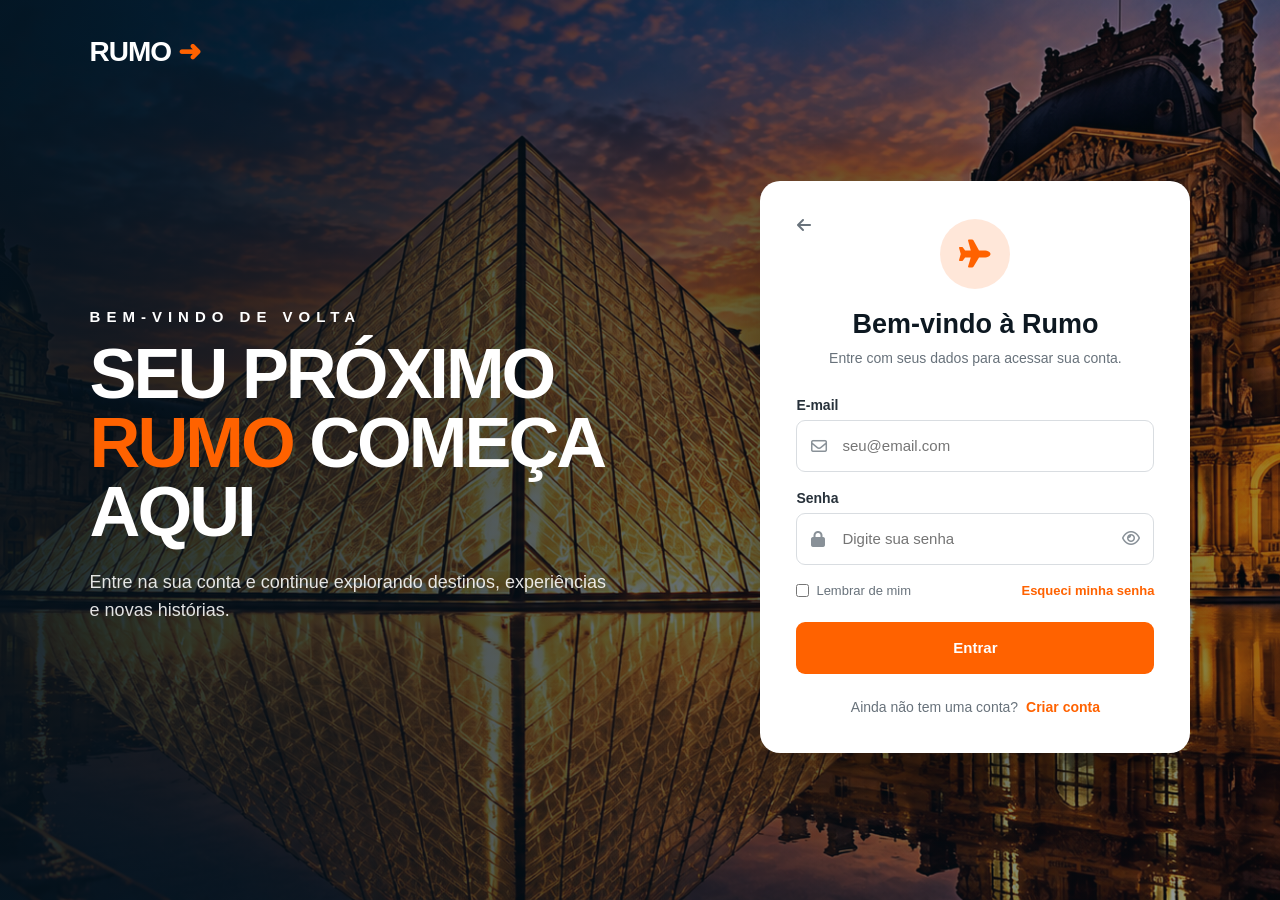
<file: index.html>
<!DOCTYPE html>
<html lang="pt-BR">

<head>

    <meta charset="UTF-8">

    <meta
        name="viewport"
        content="width=device-width, initial-scale=1.0"
    >

<script>
    const usuarioLogado =
        localStorage.getItem("usuarioLogado");

    if (usuarioLogado !== "true") {
        window.location.replace("login.html");
    }
</script>


    <title>Rumo | Seu próximo destino</title>

    <link
        rel="stylesheet"
        href="style.css"
    >
    <link
        rel="stylesheet"
        href="https://cdnjs.cloudflare.com/ajax/libs/font-awesome/6.7.2/css/all.min.css"
    >

</head>


<body>

    <header class="header">

        <a
            href="#inicio"
            class="logo"
        >
            RUMO <span>➜</span>
        </a>

        <nav class="navbar">

            <a
                href="#inicio"
                class="ativo"
            >
                Início
            </a>

            <a href="#destinos">
                Destinos
            </a>

            <a href="#experiencias">
                Experiências
            </a>

            <a href="#sobre">
                Sobre
            </a>

            <a href="#contato">
                Contato
            </a>

        </nav>

<button
    class="menu-mobile"
    id="menuMobile"
    aria-label="Abrir menu"
    aria-expanded="false"
>
    <i class="fa-solid fa-bars"></i>
</button>

        <div class="header-acoes">

            <button
                class="btn-icone"
                aria-label="Pesquisar"
            >

                <i class="fa-solid fa-magnifying-glass"></i>

            </button>


            <button
                class="btn-icone"
                aria-label="Favoritos"
            >

                <i class="fa-regular fa-heart"></i>

            </button>

<div class="usuario-area">

    <div
        class="usuario-header"
        id="usuarioHeader"
    >

        <i class="fa-regular fa-user"></i>

        <span id="nomeUsuario">
            Usuário
        </span>

        <i class="fa-solid fa-chevron-down usuario-seta"></i>

    </div>

    <div
        class="menu-usuario"
        id="menuUsuario"
    >

        <div class="menu-usuario-topo">

            <i class="fa-regular fa-circle-user"></i>

            <div>

                <strong id="nomeUsuarioMenu">
                    Usuário
                </strong>

                <span>
                    Minha conta Rumo
                </span>

            </div>

        </div>


        <a href="minha-conta.html" class="menu-usuario-item">

            <i class="fa-regular fa-user"></i>

            Minha conta

        </a>


        <a href="favoritos.html" class="menu-usuario-item">
>

            <i class="fa-regular fa-heart"></i>

            Meus favoritos

        </a>


        <div class="menu-usuario-divisor"></div>


        <button
            type="button"
            class="menu-usuario-item sair"
            id="btnSair"
        >

            <i class="fa-solid fa-arrow-right-from-bracket"></i>

            Sair

        </button>

    </div>

</div>


        </div>

    </header>

    <main>

        <section
            class="hero"
            id="inicio"
        >

            <div class="hero-conteudo">


                <p class="hero-subtitulo">
                    QUAL SERÁ O SEU PRÓXIMO
                </p>


                <h1>
                    RUMO<span>?</span>
                </h1>


                <p class="hero-descricao">

                    Descubra destinos incríveis e encontre
                    inspiração para sua próxima viagem.

                </p>

                <div class="busca-viagem">

                    <div class="campo-busca">

                        <i class="fa-solid fa-location-dot"></i>

                        <input
                            type="text"
                            id="destino"
                            placeholder="Para onde você quer ir?"
                        >

                    </div>

                    <div class="campo-busca">

                        <i class="fa-regular fa-calendar"></i>

                        <input
                            type="date"
                            id="dataViagem"
                        >

                    </div>

                    <div class="campo-busca">

                        <i class="fa-solid fa-user-group"></i>

                        <select id="pessoas">

                            <option value="1">
                                1 pessoa
                            </option>

                            <option value="2">
                                2 pessoas
                            </option>

                            <option value="3">
                                3 pessoas
                            </option>

                            <option value="4">
                                4 pessoas
                            </option>

                            <option value="5">
                                5 pessoas
                            </option>

                        </select>

                    </div>

                    <button
                        class="btn-buscar"
                        id="btnBuscar"
                    >

                        <i class="fa-solid fa-magnifying-glass"></i>

                        Buscar

                    </button>


                </div>

            </div>

        </section>

        <section class="beneficios">

            <div class="beneficio">

                <span class="beneficio-icone">

                    <i class="fa-solid fa-plane"></i>

                </span>


                <div>

                    <h3>
                        Destinos incríveis
                    </h3>

                    <p>
                        Encontre lugares para sua próxima viagem.
                    </p>

                </div>

            </div>

            <div class="beneficio">

                <span class="beneficio-icone">

                    <i class="fa-solid fa-shield-halved"></i>

                </span>


                <div>

                    <h3>
                        Planejamento simples
                    </h3>

                    <p>
                        Organize sua viagem de maneira prática.
                    </p>

                </div>

            </div>

            <div class="beneficio">

                <span class="beneficio-icone">

                    <i class="fa-solid fa-earth-americas"></i>

                </span>


                <div>

                    <h3>
                        Explore o mundo
                    </h3>

                    <p>
                        Descubra novas experiências e culturas.
                    </p>

                </div>

            </div>


        </section>

        <section
            class="destinos"
            id="destinos"
        >

            <div class="titulo-secao">


                <div>

                    <p>
                        EXPLORE O MUNDO
                    </p>


                    <h2>

                        Destinos em

                        <span>
                            destaque
                        </span>

                    </h2>

                </div>


                <button class="ver-todos">

                    Ver todos

                    <i class="fa-solid fa-arrow-right"></i>

                </button>


            </div>
            <div class="destinos-grid">

                <article class="card-destino">


                    <div class="card-imagem">


                        <img
                            src="imagens/tropmaceio.jpg"
                            alt="Praia em Maceió"
                        >


                        <button
                            class="favorito"
                            data-destino="Maceió"
                            data-imagem="imagens/maceio.jpg"
    
                            aria-label="Adicionar Maceió aos favoritos"
                        >

                            <i class="fa-regular fa-heart"></i>

                        </button>


                    </div>



                    <div class="card-conteudo">


                        <div class="card-titulo">

                            <h3>
                                Maceió
                            </h3>


                            <span>

                                <i class="fa-solid fa-star"></i>

                                4.9

                            </span>

                        </div>


                        <p>
                            Brasil
                        </p>


                        <small>
                            A partir de
                        </small>


                        <strong>
                            R$ 1.299
                        </strong>

                        <a href="pacote.html?destino=maceio" class="btn-pacote">
    Ver pacote
    <i class="fa-solid fa-arrow-right"></i>
</a>

                    </div>


                </article>

                <article class="card-destino">


                    <div class="card-imagem">


                        <img
                            src="imagens/ParisEiffel.jpg"
                            alt="Torre Eiffel em Paris"
                        >


                        <button
                            class="favorito"
                            data-destino="Paris"
                            data-imagem="imagens/paris.jpg"
                            aria-label="Adicionar Paris aos favoritos"
                        >

                            <i class="fa-regular fa-heart"></i>

                        </button>


                    </div>



                    <div class="card-conteudo">


                        <div class="card-titulo">


                            <h3>
                                Paris
                            </h3>


                            <span>

                                <i class="fa-solid fa-star"></i>

                                4.8

                            </span>


                        </div>


                        <p>
                            França
                        </p>


                        <small>
                            A partir de
                        </small>


                        <strong>
                            R$ 4.899
                        </strong>

                       <a href="pacote.html?destino=paris" class="btn-pacote">
    Ver pacote
    <i class="fa-solid fa-arrow-right"></i>
</a>



                    </div>


                </article>

                <article class="card-destino">


                    <div class="card-imagem">


                        <img
                            src="imagens/arbariloche.jpg"
                            alt="Bariloche na Argentina"
                        >


                        <button
                            class="favorito"
                            data-destino="Bariloche"
                            data-imagem="imagens/arbariloche.jpg"
                            aria-label="Adicionar Bariloche aos favoritos"
                        >

                            <i class="fa-regular fa-heart"></i>

                        </button>


                    </div>



                    <div class="card-conteudo">


                        <div class="card-titulo">


                            <h3>
                                Bariloche
                            </h3>


                            <span>

                                <i class="fa-solid fa-star"></i>

                                4.7

                            </span>


                        </div>


                        <p>
                            Argentina
                        </p>


                        <small>
                            A partir de
                        </small>


                        <strong>
                            R$ 2.199
                        </strong>
                        <a href="pacote.html?destino=bariloche" class="btn-pacote">
    Ver pacote
    <i class="fa-solid fa-arrow-right"></i>
</a>


                    </div>


                </article>

                <article class="card-destino">


                    <div class="card-imagem">


                        <img
                            src="imagens/teazulsantorini.jpg"
                            alt="Santorini na Grécia"
                        >


                        <button
                            class="favorito"
                            data-destino="Santorini"
                            data-imagem="imagens/santorini.jpg"
                            aria-label="Adicionar Santorini aos favoritos"
                        >

                            <i class="fa-regular fa-heart"></i>

                        </button>


                    </div>



                    <div class="card-conteudo">


                        <div class="card-titulo">


                            <h3>
                                Santorini
                            </h3>


                            <span>

                                <i class="fa-solid fa-star"></i>

                                4.9

                            </span>


                        </div>


                        <p>
                            Grécia
                        </p>


                        <small>
                            A partir de
                        </small>


                        <strong>
                            R$ 5.499
                        </strong>
                       <a href="pacote.html?destino=santorini" class="btn-pacote">
    Ver pacote
    <i class="fa-solid fa-arrow-right"></i>
</a>

                    </div>


                </article>
                <article class="card-destino">


                    <div class="card-imagem">


                        <img
                            src="imagens/yorkcity.jpg"
                            alt="Nova York"
                        >


                        <button
                            class="favorito"
                            data-destino="Nova York"
                            data-imagem="imagens/nova-york.jpg"
                            aria-label="Adicionar Nova York aos favoritos"
                        >

                            <i class="fa-regular fa-heart"></i>

                        </button>


                    </div>



                    <div class="card-conteudo">


                        <div class="card-titulo">


                            <h3>
                                Nova York
                            </h3>


                            <span>

                                <i class="fa-solid fa-star"></i>

                                4.8

                            </span>


                        </div>


                        <p>
                            Estados Unidos
                        </p>


                        <small>
                            A partir de
                        </small>


                        <strong>
                            R$ 4.299
                        </strong>
                        <a href="pacote.html?destino=nova-york" class="btn-pacote">
    Ver pacote
    <i class="fa-solid fa-arrow-right"></i>
</a>


                    </div>


                </article>


            </div>


        </section>

        <section
            class="experiencias"
            id="experiencias"
        >


            <div class="experiencias-conteudo">


                <p>
                    VIVA NOVAS HISTÓRIAS
                </p>


                <h2>

                    Viva experiências incríveis pelo mundo

                </h2>


                <p>

                    Do litoral brasileiro às grandes cidades
                    do mundo. Cada viagem é uma nova história
                    para contar.

                </p>


                <a
                    href="#destinos"
                    class="btn-explorar"
                >

                    Comece a explorar

                    <i class="fa-solid fa-arrow-right"></i>

                </a>


            </div>


        </section>

        <section
            class="sobre"
            id="sobre"
        >


            <h2>
                Sobre a Rumo
            </h2>


            <p>

                A Rumo nasceu com a proposta de tornar a descoberta
                de novos destinos mais simples e inspiradora.

                Nossa plataforma reúne lugares, experiências e
                informações para ajudar você a encontrar o seu
                próximo rumo.

            </p>


        </section>


    </main>

    <footer
        class="footer"
        id="contato"
    >

        <div class="footer-logo">


            <h2>

                RUMO

                <span>
                    ➜
                </span>

            </h2>


            <p>

                Mais que viagens,
                novos horizontes.

            </p>


        </div>


        <div class="footer-links">


            <a href="#destinos">
                Destinos
            </a>


            <a href="#experiencias">
                Experiências
            </a>


            <a href="#sobre">
                Sobre
            </a>


            <a href="#contato">
                Contato
            </a>


        </div>


        <div class="newsletter">


            <p>
                Receba novidades sobre novos destinos
            </p>


            <div>


                <input
                    type="email"
                    id="emailNewsletter"
                    placeholder="Seu e-mail"
                >


                <button id="btnNewsletter">

                    Inscrever

                </button>


            </div>


        </div>


    </footer>

    <script src="script.js"></script>


</body>

</html>
</file>
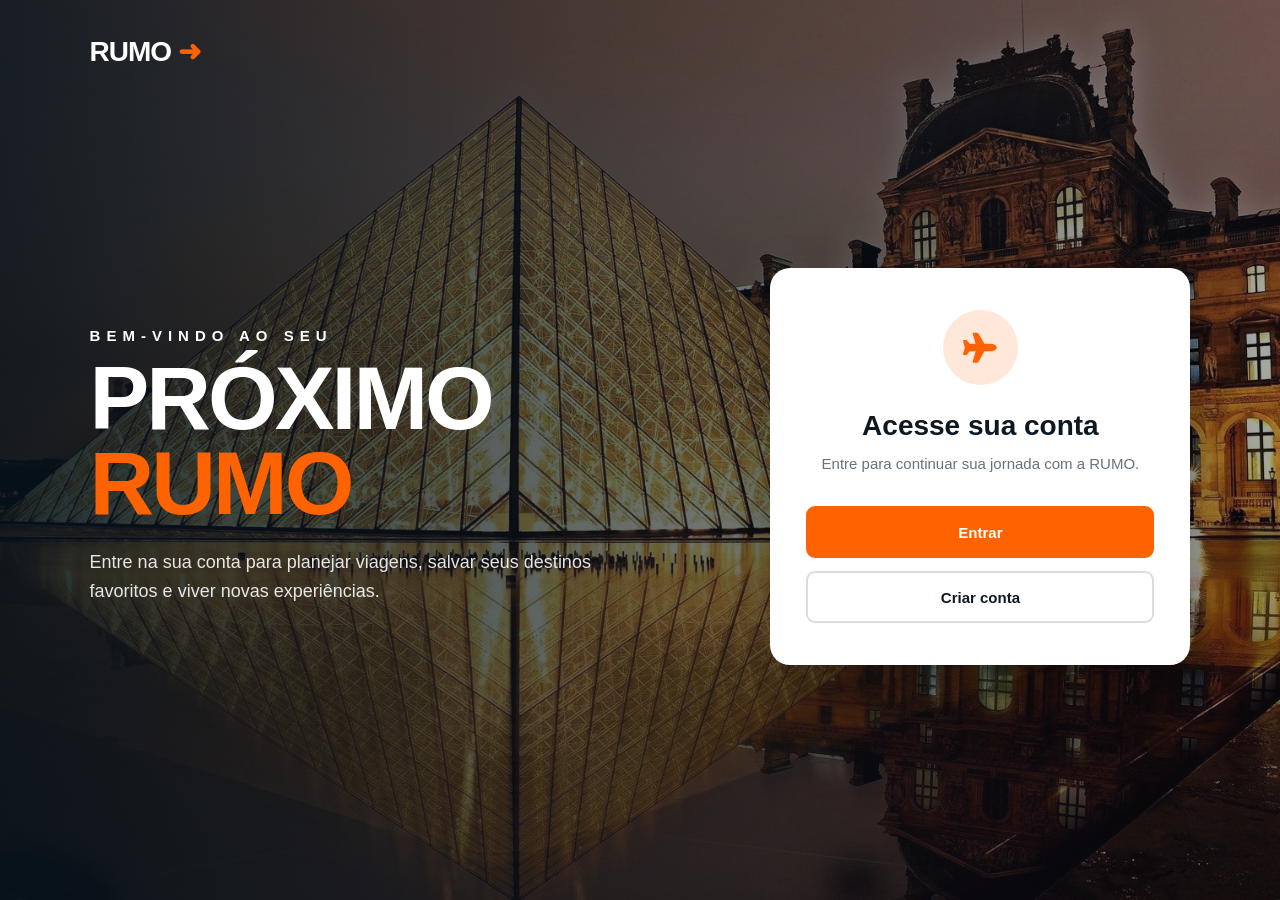
<file: acesso.html>
<!DOCTYPE html>

<html lang="pt-BR">

<head>

    <meta charset="UTF-8">

    <meta
        name="viewport"
        content="width=device-width, initial-scale=1.0"
    >

    <title>Rumo | Acesse sua conta</title>

    <link
        rel="stylesheet"
        href="acesso.css"
    >

    <link
        rel="stylesheet"
        href="https://cdnjs.cloudflare.com/ajax/libs/font-awesome/6.7.2/css/all.min.css"
    >

</head>

<body>

    <main class="pagina-acesso">

        <a
            href="index.html"
            class="logo-acesso"
        >
            RUMO <span>➜</span>
        </a>

        <section class="acesso-conteudo">

            <div class="acesso-texto">

                <p class="acesso-subtitulo">
                    BEM-VINDO AO SEU
                </p>

                <h1>
                    PRÓXIMO <span>RUMO</span>
                </h1>

                <p class="acesso-descricao">
                    Entre na sua conta para planejar viagens,
                    salvar seus destinos favoritos e viver
                    novas experiências.
                </p>

            </div>

            <div class="acesso-card">

                <div class="acesso-icone">
                    <i class="fa-solid fa-plane"></i>
                </div>

                <h2>
                    Acesse sua conta
                </h2>

                <p>
                    Entre para continuar sua jornada
                    com a RUMO.
                </p>

                <a
                    href="login.html"
                    class="btn-acesso btn-entrar-acesso"
                >
                    Entrar
                </a>

                <a
                    href="cadastro.html"
                    class="btn-acesso btn-criar-conta"
                >
                    Criar conta
                </a>

            </div>

        </section>

    </main>

</body>

</html>
</file>
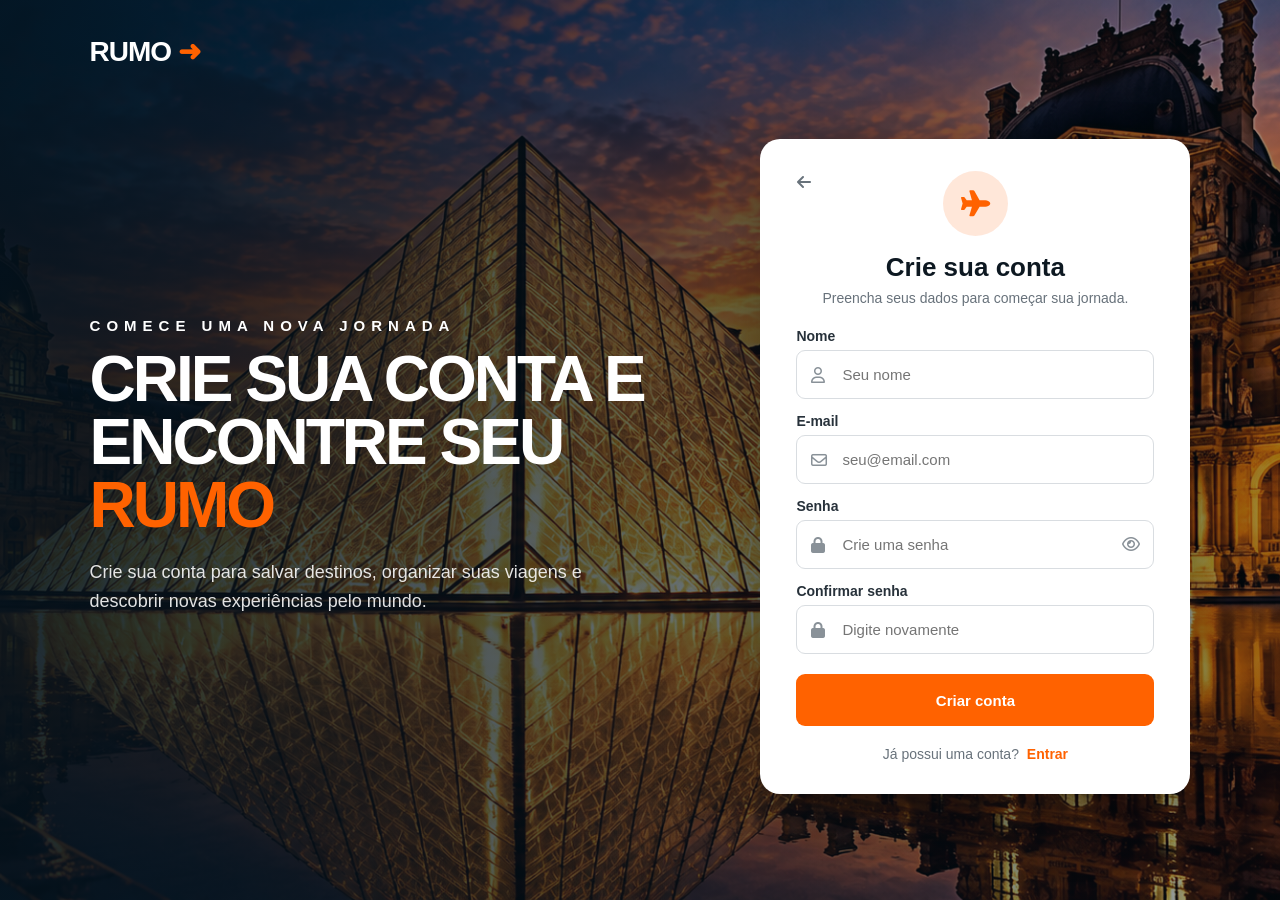
<file: cadastro.html>
<!DOCTYPE html>
<html lang="pt-BR">

<head>
    <meta charset="UTF-8">

    <meta
        name="viewport"
        content="width=device-width, initial-scale=1.0"
    >

    <title>Rumo | Criar conta</title>

    <link
        rel="stylesheet"
        href="cadastro.css"
    >

    <link
        rel="stylesheet"
        href="https://cdnjs.cloudflare.com/ajax/libs/font-awesome/6.7.2/css/all.min.css"
    >
</head>

<body>

    <main class="pagina-cadastro">

        <a href="acesso.html" class="logo-cadastro">
            RUMO <span>➜</span>
        </a>


        <section class="cadastro-conteudo">

            <div class="cadastro-texto">

                <p class="cadastro-subtitulo">
                    COMECE UMA NOVA JORNADA
                </p>

                <h1>
                    CRIE SUA CONTA
                    E ENCONTRE SEU
                    <span>RUMO</span>
                </h1>

                <p class="cadastro-descricao">
                    Crie sua conta para salvar destinos,
                    organizar suas viagens e descobrir
                    novas experiências pelo mundo.
                </p>

            </div>

            <div class="cadastro-card">

                <a
                    href="acesso.html"
                    class="voltar"
                    aria-label="Voltar"
                >
                    <i class="fa-solid fa-arrow-left"></i>
                </a>


                <div class="cadastro-icone">
                    <i class="fa-solid fa-plane"></i>
                </div>


                <h2>Crie sua conta</h2>

                <p class="cadastro-card-descricao">
                    Preencha seus dados para começar sua jornada.
                </p>


                <form id="formCadastro">
                    <div class="campo">

                        <label for="nome">
                            Nome
                        </label>

                        <div class="input-container">

                            <i class="fa-regular fa-user"></i>

                            <input
                                type="text"
                                id="nome"
                                placeholder="Seu nome"
                                autocomplete="name"
                                required
                            >

                        </div>

                    </div>

                    <div class="campo">

                        <label for="email">
                            E-mail
                        </label>

                        <div class="input-container">

                            <i class="fa-regular fa-envelope"></i>

                            <input
                                type="email"
                                id="email"
                                placeholder="seu@email.com"
                                autocomplete="email"
                                required
                            >

                        </div>

                    </div>

                    <div class="campo">

                        <label for="senha">
                            Senha
                        </label>

                        <div class="input-container">

                            <i class="fa-solid fa-lock"></i>

                            <input
                                type="password"
                                id="senha"
                                placeholder="Crie uma senha"
                                autocomplete="new-password"
                                minlength="6"
                                required
                            >

                            <button
                                type="button"
                                class="mostrar-senha"
                                id="mostrarSenha"
                                aria-label="Mostrar senha"
                            >
                                <i class="fa-regular fa-eye"></i>
                            </button>

                        </div>

                    </div>
                    <div class="campo">

                        <label for="confirmarSenha">
                            Confirmar senha
                        </label>

                        <div class="input-container">

                            <i class="fa-solid fa-lock"></i>

                            <input
                                type="password"
                                id="confirmarSenha"
                                placeholder="Digite novamente"
                                autocomplete="new-password"
                                minlength="6"
                                required
                            >

                        </div>

                    </div>


                    <button
                        type="submit"
                        class="btn-cadastrar"
                    >
                        Criar conta
                    </button>

                </form>


                <p class="possui-conta">
                    Já possui uma conta?

                    <a href="login.html">
                        Entrar
                    </a>
                </p>

            </div>

        </section>

    </main>

    <script src="cadastro.js"></script>

</body>

</html>
</file>
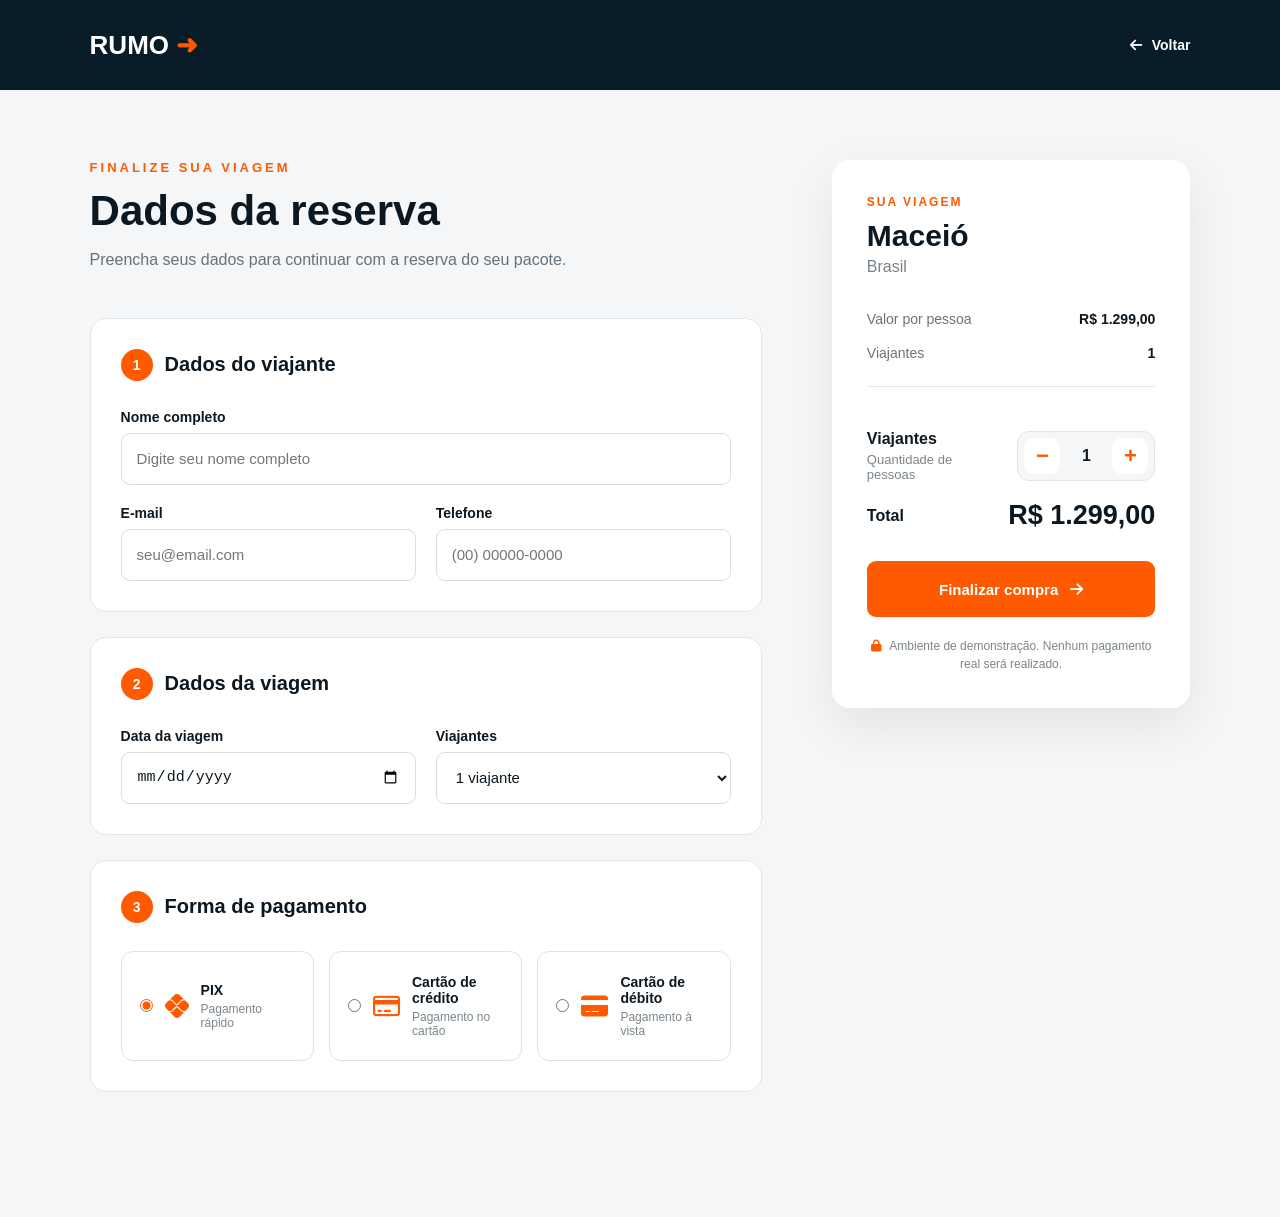
<file: checkout.html>
<!DOCTYPE html>
<html lang="pt-BR">

<head>

    <meta charset="UTF-8">

    <meta
        name="viewport"
        content="width=device-width, initial-scale=1.0"
    >

    <title>Rumo | Finalizar reserva</title>

    <link
        rel="stylesheet"
        href="https://cdnjs.cloudflare.com/ajax/libs/font-awesome/6.7.2/css/all.min.css"
    >

    <link
        rel="stylesheet"
        href="checkout.css"
    >

</head>


<body>

    <main class="checkout">

        <header class="checkout-header">

            <a
                href="index.html"
                class="logo"
            >
                RUMO <span>➜</span>
            </a>

            <a
                href="index.html"
                class="btn-voltar"
            >
                <i class="fa-solid fa-arrow-left"></i>
                Voltar
            </a>

        </header>

        <section class="checkout-conteudo">


            <div class="checkout-formulario">

                <p class="checkout-subtitulo">
                    FINALIZE SUA VIAGEM
                </p>

                <h1>
                    Dados da reserva
                </h1>

                <p class="checkout-descricao">
                    Preencha seus dados para continuar
                    com a reserva do seu pacote.
                </p>

                <div class="checkout-bloco">

                    <h2>
                        <span>1</span>
                        Dados do viajante
                    </h2>


                    <div class="campo">

                        <label for="nome">
                            Nome completo
                        </label>

                        <input
                            type="text"
                            id="nome"
                            placeholder="Digite seu nome completo"
                        >

                    </div>


                    <div class="campos-linha">

                        <div class="campo">

                            <label for="email">
                                E-mail
                            </label>

                            <input
                                type="email"
                                id="email"
                                placeholder="seu@email.com"
                            >

                        </div>


                        <div class="campo">

                            <label for="telefone">
                                Telefone
                            </label>

                            <input
                                type="tel"
                                id="telefone"
                                placeholder="(00) 00000-0000"
                            >

                        </div>

                    </div>

                </div>

                <div class="checkout-bloco">

                    <h2>
                        <span>2</span>
                        Dados da viagem
                    </h2>


                    <div class="campos-linha">

                        <div class="campo">

                            <label for="dataViagem">
                                Data da viagem
                            </label>

                            <input
                                type="date"
                                id="dataViagem"
                            >

                        </div>


                        <div class="campo">

                            <label for="viajantes">
                                Viajantes
                            </label>

                            <select id="viajantes">

                                <option value="1">
                                    1 viajante
                                </option>

                                <option value="2">
                                    2 viajantes
                                </option>

                                <option value="3">
                                    3 viajantes
                                </option>

                                <option value="4">
                                    4 viajantes
                                </option>

                                <option value="5">
                                    5 viajantes
                                </option>

                            </select>

                        </div>

                    </div>

                </div>
                <div class="checkout-bloco">

                    <h2>
                        <span>3</span>
                        Forma de pagamento
                    </h2>


                    <div class="formas-pagamento">

                        <label class="pagamento-opcao">

                            <input
                                type="radio"
                                name="pagamento"
                                value="pix"
                                checked
                            >

                            <i class="fa-brands fa-pix"></i>

                            <div>
                                <strong>PIX</strong>
                                <small>Pagamento rápido</small>
                            </div>

                        </label>


                        <label class="pagamento-opcao">

                            <input
                                type="radio"
                                name="pagamento"
                                value="credito"
                            >

                            <i class="fa-regular fa-credit-card"></i>

                            <div>
                                <strong>Cartão de crédito</strong>
                                <small>Pagamento no cartão</small>
                            </div>

                        </label>


                        <label class="pagamento-opcao">

                            <input
                                type="radio"
                                name="pagamento"
                                value="debito"
                            >

                            <i class="fa-solid fa-credit-card"></i>

                            <div>
                                <strong>Cartão de débito</strong>
                                <small>Pagamento à vista</small>
                            </div>

                        </label>

                    </div>

                </div>

            </div>

            <aside class="resumo-compra">

                <p class="resumo-subtitulo">
                    SUA VIAGEM
                </p>

                <h2 id="resumoDestino">
                    Maceió
                </h2>

                <p id="resumoPais">
                    Brasil
                </p>


                <div class="resumo-linha">

                    <span>
                        Valor por pessoa
                    </span>

                    <strong id="valorPessoa">
                        R$ 1.299
                    </strong>

                </div>


                <div class="resumo-linha">

                    <span>
                        Viajantes
                    </span>

                    <strong id="quantidadeViajantes">
                        1
                    </strong>

                </div>


                <div class="resumo-divisor"></div>

<div class="quantidade-viajantes">

    <div class="viajantes-texto">
        <span>Viajantes</span>
        <small>Quantidade de pessoas</small>
    </div>

    <div class="controle-viajantes">

        <button
            type="button"
            id="diminuir-viajantes"
            aria-label="Diminuir quantidade de viajantes"
        >
            −
        </button>

        <span id="quantidade-viajantes">
            1
        </span>

        <button
            type="button"
            id="aumentar-viajantes"
            aria-label="Aumentar quantidade de viajantes"
        >
            +
        </button>

    </div>

</div>


                <div class="resumo-total">

                    <span>
                        Total
                    </span>

                    <strong id="valorTotal">
                        R$ 1.299
                    </strong>

                </div>


                <button
                    type="button"
                    class="btn-finalizar"
                    id="btnFinalizar"
                >

                    Finalizar compra

                    <i class="fa-solid fa-arrow-right"></i>

                </button>


                <p class="checkout-seguranca">

                    <i class="fa-solid fa-lock"></i>

                    Ambiente de demonstração.
                    Nenhum pagamento real será realizado.

                </p>

            </aside>


        </section>

    </main>


    <script src="checkout.js"></script>

</body>

</html>
</file>
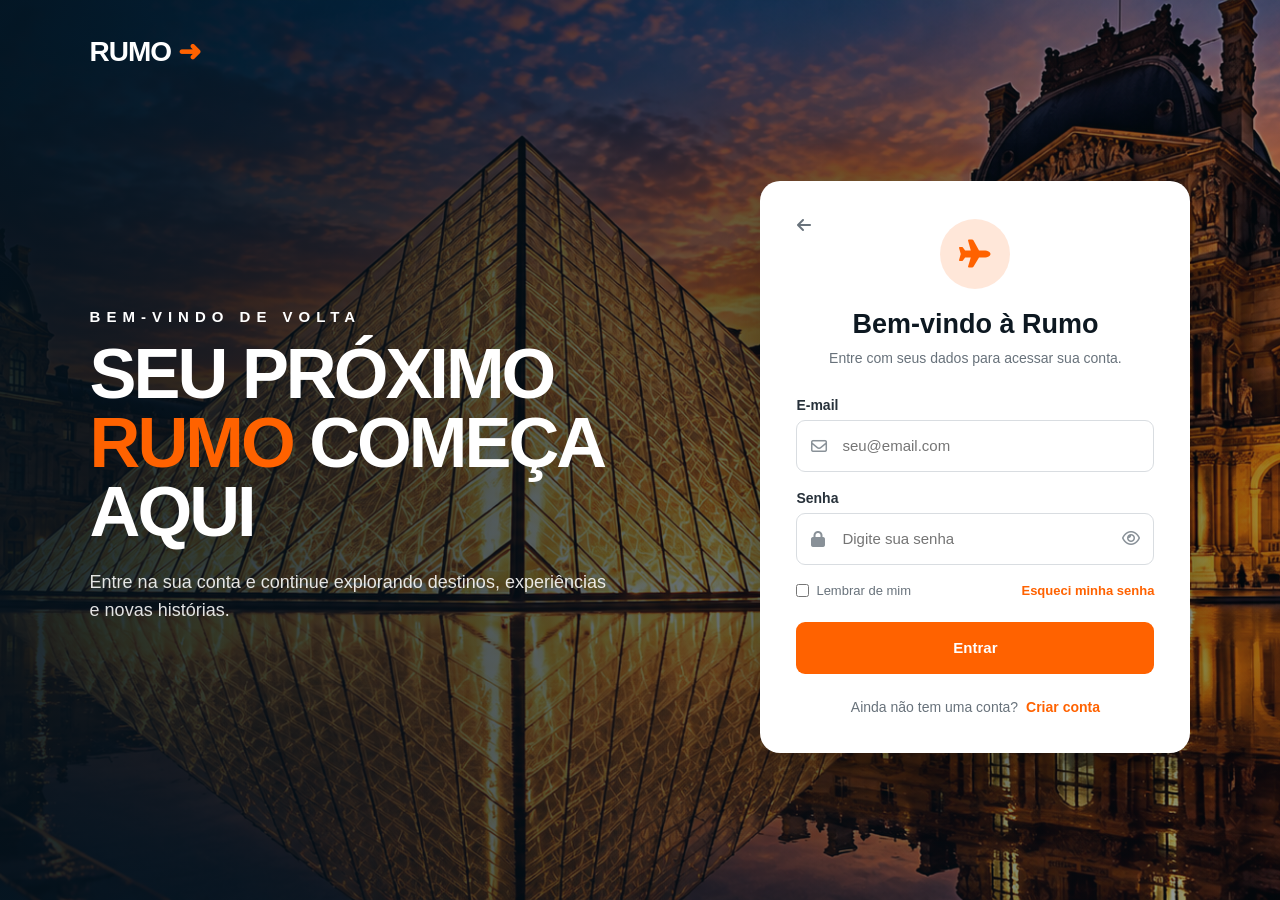
<file: confirmacao.html>
<!DOCTYPE html>
<html lang="pt-BR">

<head>
    <meta charset="UTF-8">

    <meta
        name="viewport"
        content="width=device-width, initial-scale=1.0"
    >

    <title>Rumo | Reserva confirmada</title>

    <link
        rel="stylesheet"
        href="confirmacao.css"
    >

    <link
        rel="stylesheet"
        href="https://cdnjs.cloudflare.com/ajax/libs/font-awesome/6.7.2/css/all.min.css"
    >
</head>

<body>

    <header class="confirmacao-header">

        <a href="index.html" class="logo">
            RUMO <span>➜</span>
        </a>

        <a href="index.html" class="voltar-inicio">
            <i class="fa-solid fa-house"></i>
            Página inicial
        </a>

    </header>


    <main class="confirmacao-container">

        <section class="confirmacao-card">

            <div class="icone-sucesso">

                <i class="fa-solid fa-check"></i>

            </div>


            <span class="confirmacao-tag">
                RESERVA REGISTRADA
            </span>


            <h1>
                Sua viagem está confirmada!
            </h1>

            <p class="confirmacao-descricao">
                Sua reserva de demonstração foi registrada
                com sucesso. Confira abaixo os detalhes
                da sua viagem.
            </p>

            <div class="numero-reserva">

                <span>Número da reserva</span>

                <strong id="numeroReserva">
                    ---
                </strong>

            </div>
            <div class="detalhes-reserva">

                <h2>Detalhes da reserva</h2>


                <div class="detalhe-item">

                    <span>Destino</span>

                    <strong id="confirmacaoDestino">
                        ---
                    </strong>

                </div>


                <div class="detalhe-item">

                    <span>Viajante responsável</span>

                    <strong id="confirmacaoNome">
                        ---
                    </strong>

                </div>


                <div class="detalhe-item">

                    <span>Data da viagem</span>

                    <strong id="confirmacaoData">
                        ---
                    </strong>

                </div>


                <div class="detalhe-item">

                    <span>Quantidade de viajantes</span>

                    <strong id="confirmacaoViajantes">
                        ---
                    </strong>

                </div>


                <div class="detalhe-item">

                    <span>Forma de pagamento</span>

                    <strong id="confirmacaoPagamento">
                        ---
                    </strong>

                </div>


                <div class="detalhe-total">

                    <span>Valor total</span>

                    <strong id="confirmacaoTotal">
                        R$ 0,00
                    </strong>

                </div>

            </div>

            <p class="aviso-demonstracao">

                <i class="fa-solid fa-circle-info"></i>

                Esta é uma reserva de demonstração.
                Nenhuma compra ou pagamento real
                foi realizado.

            </p>

            <a href="index.html" class="btn-inicio">

                Voltar para página inicial

                <i class="fa-solid fa-arrow-right"></i>

            </a>

        </section>

    </main>


    <script src="confirmacao.js"></script>

</body>

</html>
</file>
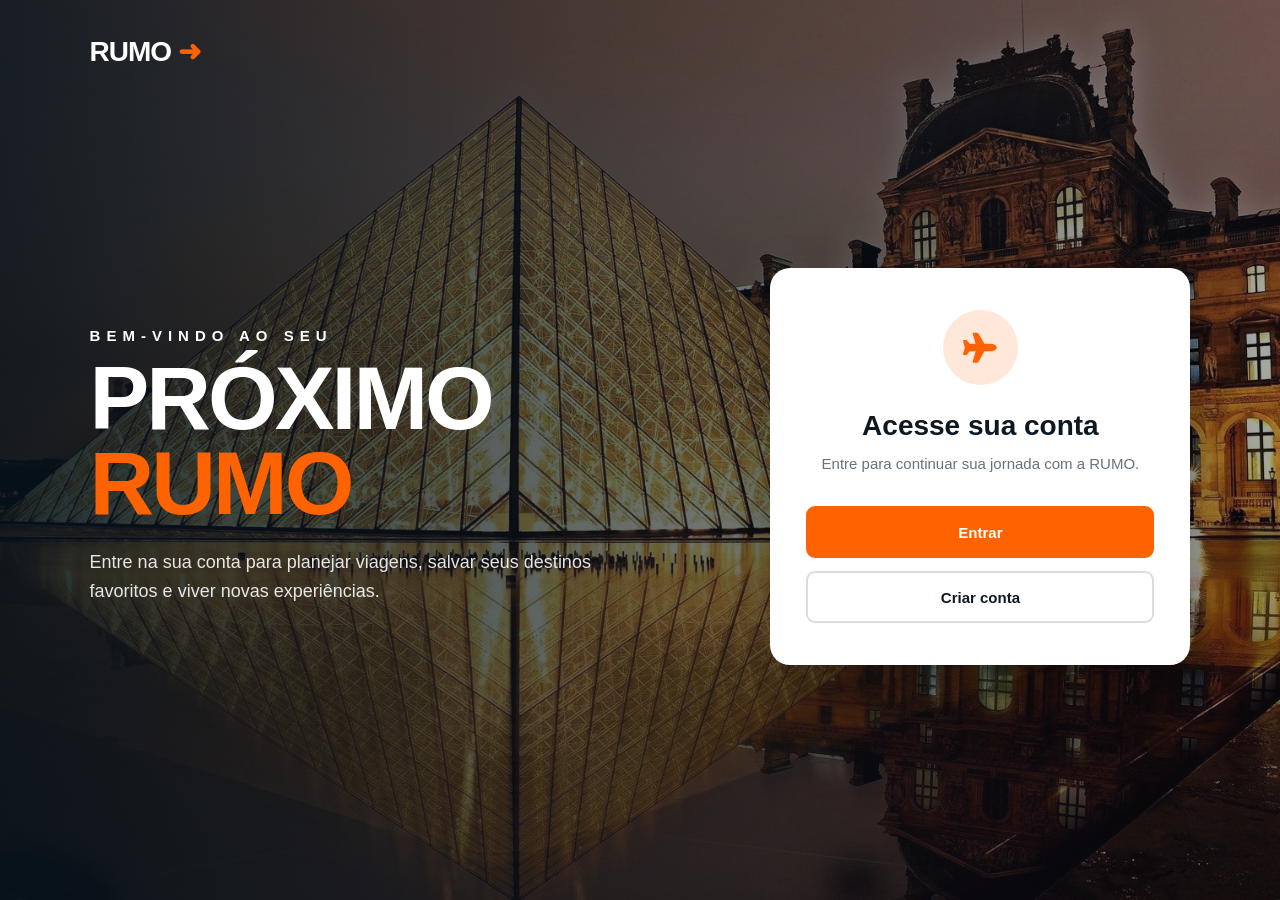
<file: favoritos.html>
<!DOCTYPE html>
<html lang="pt-BR">

<head>

    <meta charset="UTF-8">

    <meta
        name="viewport"
        content="width=device-width, initial-scale=1.0"
    >

    <title>Rumo | Meus favoritos</title>

    <link
        rel="stylesheet"
        href="favoritos.css"
    >

    <link
        rel="stylesheet"
        href="https://cdnjs.cloudflare.com/ajax/libs/font-awesome/6.7.2/css/all.min.css"
    >

</head>

<body>

    <main class="pagina-favoritos">

        <header class="favoritos-header">

            <a
                href="index.html"
                class="logo"
            >
                RUMO <span>➜</span>
            </a>

            <a
                href="index.html"
                class="btn-voltar"
            >
                <i class="fa-solid fa-arrow-left"></i>
                Voltar para o início
            </a>

        </header>

        <section class="favoritos-conteudo">

    <div class="favoritos-card">

        <p class="favoritos-subtitulo">
            SEUS DESTINOS
        </p>

        <h1>
            Meus favoritos
            <i class="fa-regular fa-heart"></i>
        </h1>

        <p class="favoritos-descricao">
            Os destinos que você salvar aparecerão aqui.
        </p>

        <div
            class="lista-favoritos"
            id="listaFavoritos"
        >
        </div>

        <div
            class="favoritos-vazio"
            id="favoritosVazio"
        >

            <i class="fa-regular fa-heart"></i>

            <h2>
                Nenhum destino favorito ainda
            </h2>

            <p>
                Explore os destinos da RUMO e salve
                aqueles que você gostaria de conhecer.
            </p>

            <a
                href="index.html#destinos"
                class="btn-explorar"
            >
                Explorar destinos
            </a>

        </div>

    </div>

</section>




    </main>

    <script src="favoritos.js"></script>

</body>

</html>
</file>
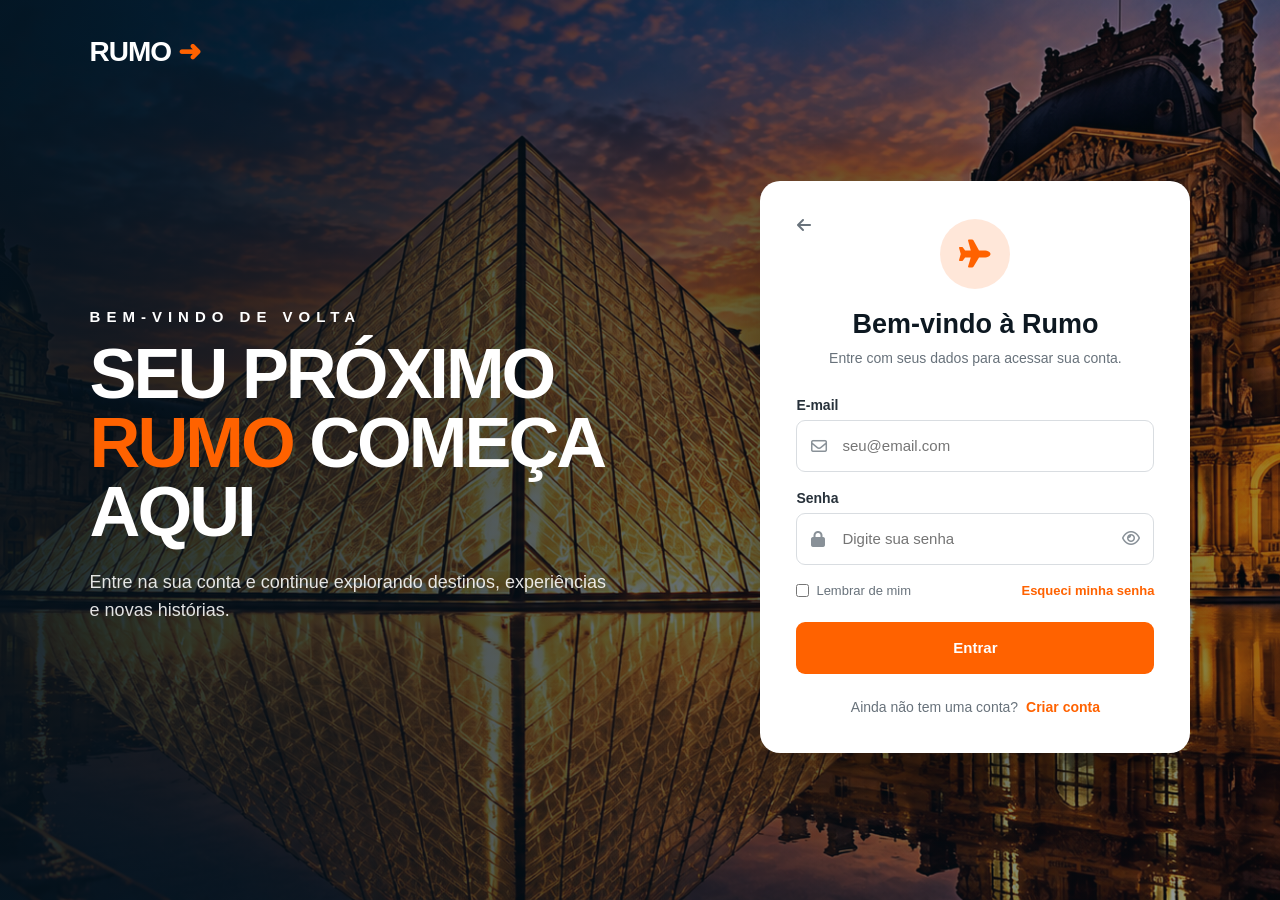
<file: login.html>
<!DOCTYPE html>
<html lang="pt-BR">

<head>
    <meta charset="UTF-8">

    <meta
        name="viewport"
        content="width=device-width, initial-scale=1.0"
    >

    <title>Rumo | Login</title>

    <link
        rel="stylesheet"
        href="login.css"
    >

    <link
        rel="stylesheet"
        href="https://cdnjs.cloudflare.com/ajax/libs/font-awesome/6.7.2/css/all.min.css"
    >
</head>

<body>

    <main class="pagina-login">
        <a href="acesso.html" class="logo-login">
            RUMO <span>➜</span>
        </a>

        <section class="login-conteudo">

            <div class="login-texto">

                <p class="login-subtitulo">
                    BEM-VINDO DE VOLTA
                </p>

                <h1>
                    SEU PRÓXIMO
                    <span>RUMO</span>
                    COMEÇA AQUI
                </h1>

                <p class="login-descricao">
                    Entre na sua conta e continue explorando
                    destinos, experiências e novas histórias.
                </p>

            </div>

            <div class="login-card">

                <a
                    href="acesso.html"
                    class="voltar"
                    aria-label="Voltar"
                >
                    <i class="fa-solid fa-arrow-left"></i>
                </a>

                <div class="login-icone">
                    <i class="fa-solid fa-plane"></i>
                </div>

                <h2>Bem-vindo à Rumo</h2>

                <p class="login-card-descricao">
                    Entre com seus dados para acessar sua conta.
                </p>

                <form id="formLogin">

                    <div class="campo">

                        <label for="email">
                            E-mail
                        </label>

                        <div class="input-container">

                            <i class="fa-regular fa-envelope"></i>

                            <input
                                type="email"
                                id="email"
                                placeholder="seu@email.com"
                                required
                            >

                        </div>

                    </div>


                    <div class="campo">

                        <label for="senha">
                            Senha
                        </label>

                        <div class="input-container">

                            <i class="fa-solid fa-lock"></i>

                            <input
                                type="password"
                                id="senha"
                                placeholder="Digite sua senha"
                                required
                            >

                            <button
                                type="button"
                                class="mostrar-senha"
                                id="mostrarSenha"
                                aria-label="Mostrar senha"
                            >
                                <i class="fa-regular fa-eye"></i>
                            </button>

                        </div>

                    </div>


                    <div class="opcoes-login">

                        <label class="lembrar">

                            <input type="checkbox">

                            <span>
                                Lembrar de mim
                            </span>

                        </label>

                        <a href="#">
                            Esqueci minha senha
                        </a>

                    </div>


                    <button
                        type="submit"
                        class="btn-login"
                    >
                        Entrar
                    </button>

                </form>


                <p class="criar-conta">

                    Ainda não tem uma conta?

                    <a href="cadastro.html">
                        Criar conta
                    </a>

                </p>

            </div>

        </section>

    </main>

    <script src="login.js"></script>
    

</body>

</html>
</file>
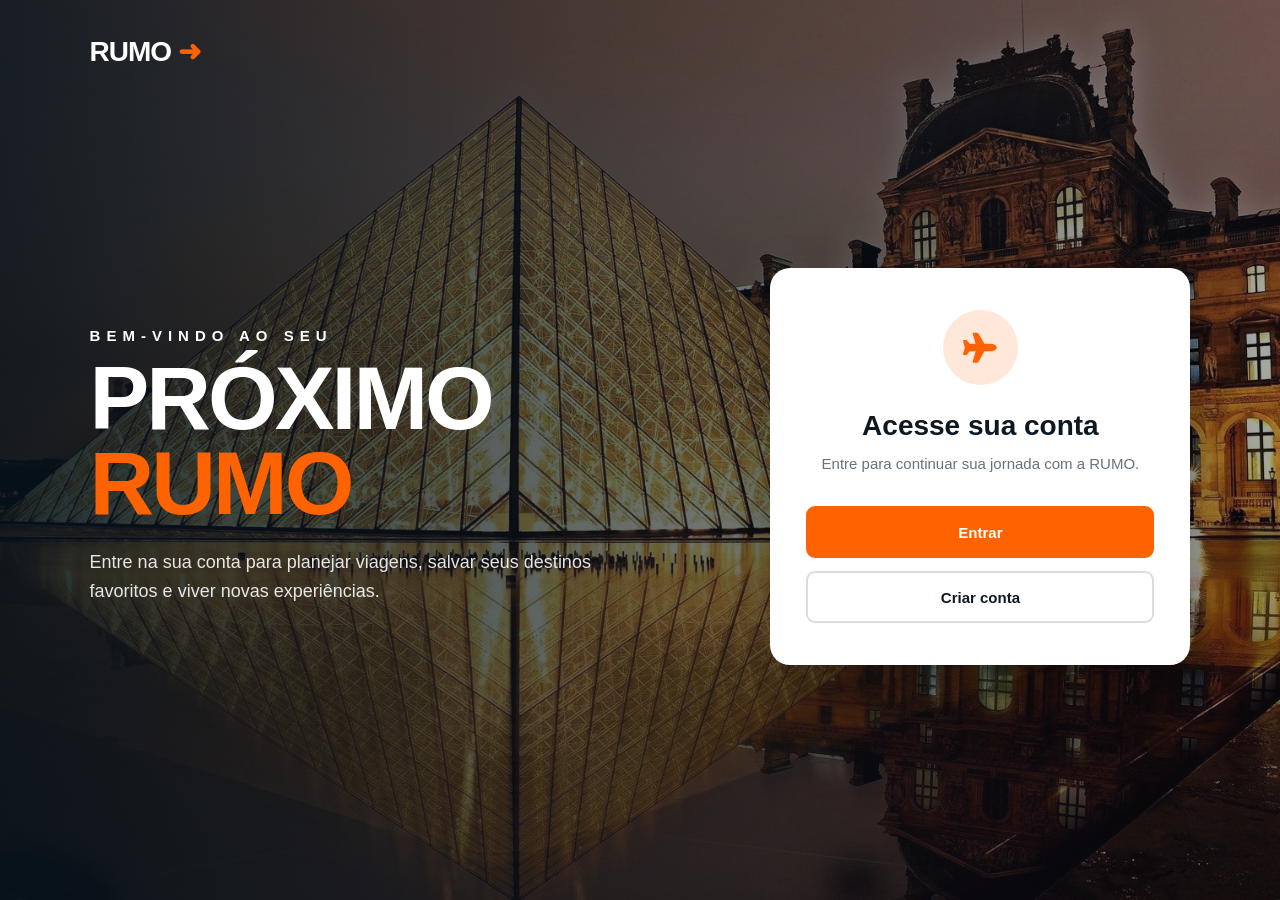
<file: minha-conta.html>
<!DOCTYPE html>
<html lang="pt-BR">

<head>

    <meta charset="UTF-8">

    <meta
        name="viewport"
        content="width=device-width, initial-scale=1.0"
    >

    <title>Rumo | Minha conta</title>

    <link
        rel="stylesheet"
        href="minha-conta.css"
    >

    <link
        rel="stylesheet"
        href="https://cdnjs.cloudflare.com/ajax/libs/font-awesome/6.7.2/css/all.min.css"
    >

</head>


<body>

    <main class="pagina-conta">

        <header class="conta-header">

            <a
                href="index.html"
                class="logo-conta"
            >
                RUMO <span>➜</span>
            </a>


            <a
                href="index.html"
                class="voltar-inicio"
            >
                <i class="fa-solid fa-arrow-left"></i>

                Voltar para o início
            </a>

        </header>

        <section class="conta-conteudo">


            <div class="conta-card">

                <div class="conta-icone">

                    <i class="fa-regular fa-user"></i>

                </div>


                <h1>
                    Minha conta
                </h1>


                <p class="conta-descricao">
                    Gerencie suas informações pessoais.
                </p>

                <div class="dados-conta">

                    <div class="campo-conta">

                        <label for="contaNome">
                            Nome
                        </label>


                        <div class="input-conta">

                            <i class="fa-regular fa-user"></i>

                            <input
                                type="text"
                                id="contaNome"
                                readonly
                            >

                        </div>

                    </div>

                    <div class="campo-conta">

                        <label for="contaEmail">
                            E-mail
                        </label>


                        <div class="input-conta">

                            <i class="fa-regular fa-envelope"></i>

                            <input
                                type="email"
                                id="contaEmail"
                                readonly
                            >

                        </div>

                    </div>


                </div>
                <button
                    type="button"
                    class="btn-editar-conta"
                    id="btnEditarConta"
                >

                    <i class="fa-regular fa-pen-to-square"></i>

                    Editar dados

                </button>


            </div>


        </section>

<section class="favoritos" id="meusFavoritos">

    <div class="favoritos-cabecalho">

        <div>
            <p class="favoritos-subtitulo">
                SEUS DESTINOS
            </p>

            <h2>
                Meus favoritos
                <i class="fa-regular fa-heart"></i>
            </h2>

            <p class="favoritos-descricao">
                Os destinos que você salvar aparecerão aqui.
            </p>
        </div>

    </div>

    <div
        class="favoritos-lista"
        id="listaFavoritos"
    >
        <div
            class="favoritos-vazio"
            id="favoritosVazio"
        >

            <i class="fa-regular fa-heart"></i>

            <h3>
                Nenhum destino favorito ainda
            </h3>

            <p>
                Explore os destinos da RUMO e salve
                aqueles que você gostaria de conhecer.
            </p>

            <a
                href="index.html#destinos"
                class="btn-explorar"
            >
                Explorar destinos
            </a>

        </div>

    </div>

</section>


    </main>


    <script src="minha-conta.js"></script>

</body>
</html>
</file>
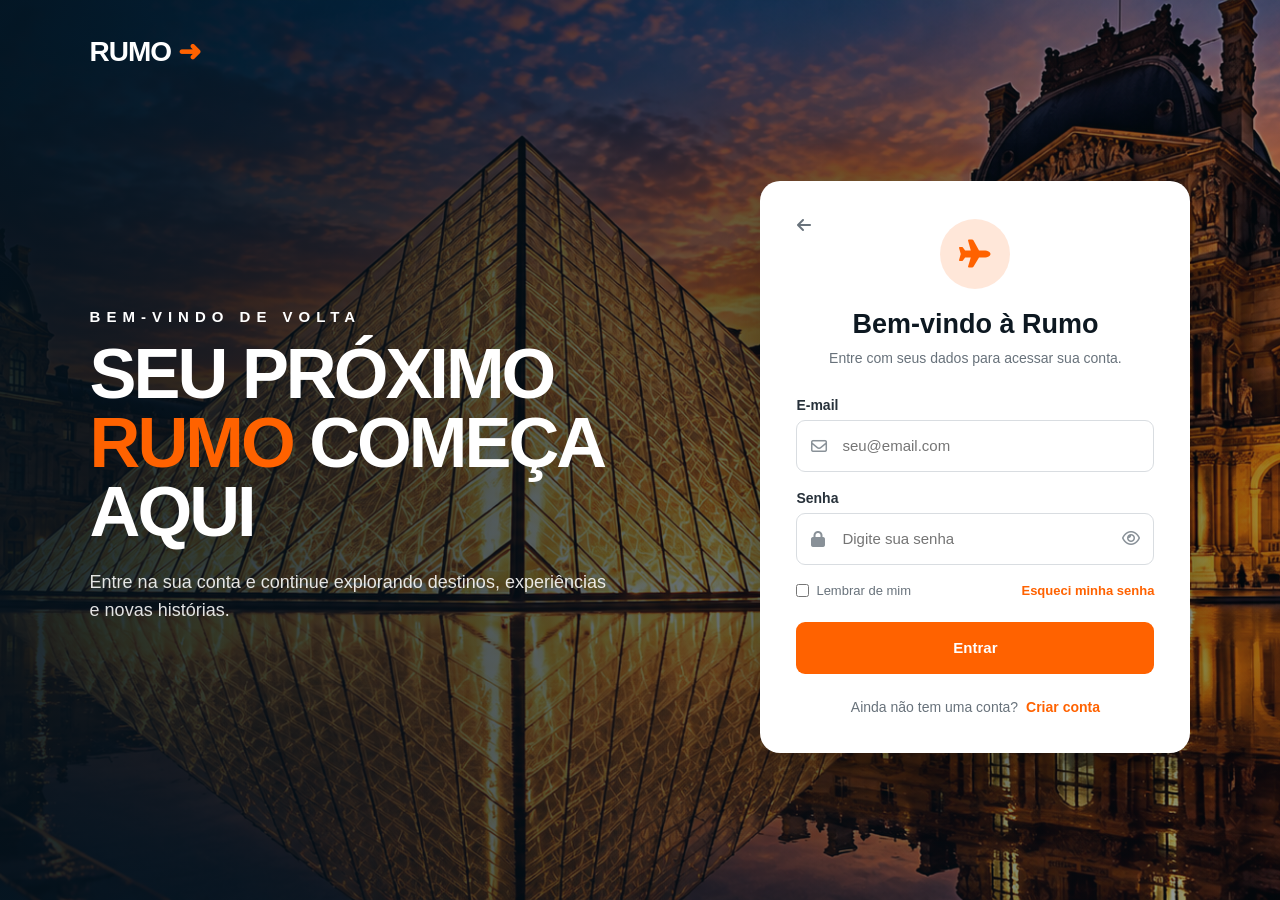
<file: pacote.html>
<!DOCTYPE html>
<html lang="pt-BR">

<head>
    <meta charset="UTF-8">

    <meta
        name="viewport"
        content="width=device-width, initial-scale=1.0"
    >

    <title>Rumo | Detalhes do pacote</title>

    <link
        rel="stylesheet"
        href="pacote.css"
    >

    <link
        rel="stylesheet"
        href="https://cdnjs.cloudflare.com/ajax/libs/font-awesome/6.7.2/css/all.min.css"
    >
</head>

<body>

    <header class="pacote-header">

        <a href="index.html" class="logo">
            RUMO <span>➜</span>
        </a>

        <a href="index.html#destinos" class="btn-voltar">
            <i class="fa-solid fa-arrow-left"></i>
            Voltar para destinos
        </a>

    </header>


    <main>
        <section class="pacote-hero">

            <img
                id="pacoteImagem"
                src=""
                alt=""
            >

            <div class="pacote-overlay"></div>

            <div class="pacote-hero-conteudo">

                <span class="pacote-tag">
                    PACOTE DE VIAGEM
                </span>

                <h1 id="pacoteNome">
                    Destino
                </h1>

                <p id="pacotePais">
                    País
                </p>

            </div>

        </section>

        <section class="pacote-detalhes">

            <div class="pacote-informacoes">

                <span class="secao-tag">
                    SUA PRÓXIMA EXPERIÊNCIA
                </span>

                <h2>
                    Sobre este pacote
                </h2>

                <p id="pacoteDescricao">
                    Informações sobre o pacote selecionado.
                </p>


                <div class="beneficios">

                    <div class="beneficio">
                        <i class="fa-solid fa-calendar-days"></i>

                        <div>
                            <span>Duração</span>
                            <strong id="pacoteDuracao">--</strong>
                        </div>
                    </div>


                    <div class="beneficio">
                        <i class="fa-solid fa-hotel"></i>

                        <div>
                            <span>Hospedagem</span>
                            <strong id="pacoteHospedagem">--</strong>
                        </div>
                    </div>


                    <div class="beneficio">
                        <i class="fa-solid fa-plane"></i>

                        <div>
                            <span>Transporte</span>
                            <strong id="pacoteTransporte">--</strong>
                        </div>
                    </div>

                </div>

            </div>

            <aside class="pacote-reserva">

                <span>
                    A partir de
                </span>

                <strong
                    class="pacote-preco"
                    id="pacotePreco"
                >
                    R$ 0
                </strong>

                <div class="pacote-avaliacao">

                    <i class="fa-solid fa-star"></i>

                    <span id="pacoteAvaliacao">
                        0.0
                    </span>

                </div>

               <a
    href="#"
    class="btn-reservar"
    id="btnReservar"
>
    Reservar pacote
    <i class="fa-solid fa-arrow-right"></i>
</a>

                <small>
                    Consulte disponibilidade antes de finalizar sua viagem.
                </small>

            </aside>

        </section>

    </main>


    <script src="pacote.js"></script>

</body>

</html>
</file>
<file: style.css>
* {
    margin: 0;
    padding: 0;
    box-sizing: border-box;
}

html {
    scroll-behavior: smooth;
}

body {
    font-family: Arial, Helvetica, sans-serif;
    background: #ffffff;
    color: #101820;
    overflow-x: hidden;
}

a {
    text-decoration: none;
    color: inherit;
}

button,
input,
select {
    font-family: inherit;
}

button {
    cursor: pointer;
}
.header {
    width: 100%;
    height: 85px;

    display: flex;
    align-items: center;
    justify-content: space-between;

    padding: 0 5%;

    position: absolute;
    top: 0;
    left: 0;

    z-index: 100;
}

.logo {
    display: flex;
    align-items: center;
    gap: 8px;

    color: #ffffff;

    font-size: 30px;
    font-weight: 800;
    letter-spacing: -1px;
}

.logo span {
    color: #ff6200;
    font-size: 31px;

    transition: 0.3s;
}

.logo:hover span {
    transform: translateX(4px);
}

.navbar {
    display: flex;
    align-items: center;
    gap: 38px;
}

.navbar a {
    position: relative;

    color: #ffffff;

    font-size: 15px;
    font-weight: 500;

    transition: 0.3s;
}

.navbar a::after {
    content: "";

    width: 0;
    height: 2px;

    position: absolute;
    left: 0;
    bottom: -7px;

    background: #ff6200;

    transition: 0.3s;
}

.navbar a:hover {
    color: #ff6200;
}

.navbar a:hover::after,
.navbar a.ativo::after {
    width: 100%;
}

.navbar a.ativo {
    color: #ff6200;
}

.menu-mobile {
    display: none;

    width: 42px;
    height: 42px;

    align-items: center;
    justify-content: center;

    border: none;
    border-radius: 8px;

    background: rgba(255, 255, 255, 0.08);
    color: #ffffff;

    font-size: 21px;

    transition: 0.3s;
}

.menu-mobile:hover {
    background: rgba(255, 255, 255, 0.18);
}

.header-acoes {
    display: flex;
    align-items: center;
    gap: 10px;
}

.btn-icone {
    width: 40px;
    height: 40px;

    display: flex;
    align-items: center;
    justify-content: center;

    border: none;
    border-radius: 50%;

    background: rgba(255, 255, 255, 0.08);
    color: #ffffff;

    transition: 0.3s;
}

.usuario-header {
    height: 42px;

    display: flex;
    align-items: center;

    gap: 8px;

    padding: 0 14px;

    border-radius: 21px;

    background: rgba(255, 255, 255, 0.10);

    color: #ffffff;

    font-size: 14px;
    font-weight: 600;

    cursor: pointer;

    transition: 0.3s;
}

.usuario-area {
    position: relative;
}

.usuario-seta {
    margin-left: 3px;

    font-size: 11px;

    transition: transform 0.3s;
}

.menu-usuario {
    position: absolute;

    top: calc(100% + 12px);
    right: 0;

    width: 240px;

    padding: 12px;

    background: #ffffff;

    border-radius: 14px;

    box-shadow:
        0 15px 40px rgba(0, 0, 0, 0.22);

    display: none;

    z-index: 1000;
}

.menu-usuario-topo {
    display: flex;
    align-items: center;

    gap: 10px;

    padding: 10px;
}

.menu-usuario-topo > i {
    color: #ff6200;

    font-size: 30px;
}

.menu-usuario-topo div {
    display: flex;
    flex-direction: column;
}

.menu-usuario-topo strong {
    color: #0d1821;

    font-size: 15px;
}

.menu-usuario-topo span {
    margin-top: 2px;

    color: #899198;

    font-size: 12px;
}
.menu-usuario-item {
    width: 100%;

    display: flex;
    align-items: center;

    gap: 10px;

    padding: 11px 10px;

    border: none;
    border-radius: 8px;

    background: transparent;

    color: #27313a;

    font-family: inherit;
    font-size: 14px;

    text-decoration: none;

    cursor: pointer;

    transition: 0.2s;
}

.menu-usuario-item:hover {
    background: #f5f5f5;
}

.menu-usuario-divisor {
    height: 1px;

    margin: 7px 0;

    background: #e8e8e8;
}

.menu-usuario-item.sair {
    color: #d94737;
}

.menu-usuario-item.sair:hover {
    background: #fff2f0;
}

.menu-usuario.aberto {
    display: block;
}


.usuario-header:hover {
    background: rgba(255, 255, 255, 0.20);
}


.usuario-header i {
    font-size: 16px;
}

.btn-icone i {
    font-size: 18px;
}

.btn-icone:hover {
    background: rgba(255, 255, 255, 0.18);
    transform: translateY(-2px);
}

.btn-entrar {
    margin-left: 5px;

    padding: 12px 28px;

    border: none;
    border-radius: 8px;

    background: #ff6200;
    color: #ffffff;

    font-size: 14px;
    font-weight: 600;

    transition: 0.3s;
}

.btn-entrar:hover {
    background: #e95700;
    transform: translateY(-2px);

    box-shadow:
        0 8px 20px
        rgba(255, 98, 0, 0.25);
}

.hero {
    min-height: 700px;

    display: flex;
    align-items: center;

    position: relative;

    padding:
        130px
        5%
        70px;

    background:
        linear-gradient(
            90deg,
            rgba(5, 20, 35, 0.88) 0%,
            rgba(5, 20, 35, 0.60) 42%,
            rgba(5, 20, 35, 0.15) 100%
        ),
        url("imagens/RioCristo.jpg");

    background-size: cover;
    background-position: center;
    background-repeat: no-repeat;
}


.hero-conteudo {
    width: 100%;
    max-width: 790px;

    position: relative;

    z-index: 2;

    color: #ffffff;
}

.hero-subtitulo {
    margin-bottom: 12px;

    font-size: 15px;
    font-weight: 500;

    letter-spacing: 6px;
}

.hero h1 {
    font-size: clamp(75px, 9vw, 125px);

    line-height: 0.95;

    font-weight: 900;

    letter-spacing: -6px;
}

.hero h1 span {
    color: #ff6200;
}

.hero-descricao {
    max-width: 550px;

    margin-top: 25px;

    font-size: 20px;
    line-height: 1.5;

    color: rgba(255, 255, 255, 0.94);
}

.busca-viagem {
    width: 100%;
    max-width: 800px;

    display: flex;
    align-items: center;

    margin-top: 38px;
    padding: 8px;

    background: #ffffff;

    border-radius: 50px;

    box-shadow:
        0 15px 40px
        rgba(0, 0, 0, 0.25);
}

.campo-busca {
    flex: 1;

    min-width: 0;

    display: flex;
    align-items: center;

    gap: 10px;

    padding: 0 18px;

    border-right: 1px solid #e4e4e4;
}

.campo-busca:last-of-type {
    border-right: none;
}

.campo-busca i {
    width: 20px;

    flex-shrink: 0;

    color: #ff6200;

    font-size: 17px;

    text-align: center;
}

.campo-busca input,
.campo-busca select {
    width: 100%;

    padding: 14px 3px;

    border: none;
    outline: none;

    background: transparent;

    color: #333333;

    font-size: 13px;
}

.campo-busca input::placeholder {
    color: #999999;
}

.btn-buscar {
    min-width: 145px;

    display: flex;
    align-items: center;
    justify-content: center;

    gap: 8px;

    padding: 16px 24px;

    border: none;
    border-radius: 40px;

    background: #ff6200;
    color: #ffffff;

    font-size: 14px;
    font-weight: 600;

    transition: 0.3s;
}

.btn-buscar:hover {
    background: #e95700;

    transform: translateY(-1px);

    box-shadow:
        0 8px 20px
        rgba(255, 98, 0, 0.25);
}

.beneficios {
    display: grid;

    grid-template-columns:
        repeat(3, 1fr);

    gap: 40px;

    padding:
        30px
        5%;

    background: #0d1821;
    color: #ffffff;
}

.beneficio {
    display: flex;
    align-items: center;

    gap: 17px;
}

.beneficio-icone {
    width: 48px;
    height: 48px;

    display: flex;
    align-items: center;
    justify-content: center;

    flex-shrink: 0;

    border-radius: 50%;

    background:
        rgba(255, 98, 0, 0.12);

    color: #ff6200;

    font-size: 20px;
}

.beneficio h3 {
    margin-bottom: 5px;

    font-size: 16px;
    font-weight: 700;
}

.beneficio p {
    color: #b9c0c5;

    font-size: 13px;
    line-height: 1.4;
}

.destinos {
    padding:
        75px
        5%
        85px;

    background: #ffffff;
}

.titulo-secao {
    display: flex;
    align-items: flex-end;
    justify-content: space-between;

    gap: 30px;

    margin-bottom: 38px;
}

.titulo-secao p {
    margin-bottom: 8px;

    color: #777777;

    font-size: 12px;
    font-weight: 700;

    letter-spacing: 2px;
}

.titulo-secao h2 {
    font-size: 38px;
    line-height: 1.1;

    letter-spacing: -1px;
}

.titulo-secao h2 span {
    color: #ff6200;
}

.ver-todos {
    display: flex;
    align-items: center;

    gap: 9px;

    padding: 11px 22px;

    border:
        1px solid
        #dddddd;

    border-radius: 30px;

    background: #ffffff;
    color: #101820;

    transition: 0.3s;
}

.ver-todos:hover {
    border-color: #ff6200;

    color: #ff6200;
}

.ver-todos i {
    font-size: 12px;

    transition: 0.3s;
}

.ver-todos:hover i {
    transform: translateX(4px);
}

.destinos-grid {
    display: grid;

    grid-template-columns:
        repeat(5, minmax(0, 1fr));

    gap: 20px;
}

.card-destino {
    overflow: hidden;

    background: #ffffff;

    border:
        1px solid
        #eeeeee;

    border-radius: 16px;

    box-shadow:
        0 8px 25px
        rgba(0, 0, 0, 0.07);

    transition:
        transform 0.3s,
        box-shadow 0.3s;
}

.card-destino:hover {
    transform: translateY(-8px);

    box-shadow:
        0 18px 40px
        rgba(0, 0, 0, 0.14);
}

.card-imagem {
    height: 250px;

    position: relative;

    overflow: hidden;
}

.card-imagem img {
    width: 100%;
    height: 100%;

    display: block;

    object-fit: cover;

    transition: transform 0.5s;
}

.card-destino:hover
.card-imagem img {
    transform: scale(1.06);
}

.favorito {
    width: 40px;
    height: 40px;

    position: absolute;

    top: 12px;
    right: 12px;

    display: flex;
    align-items: center;
    justify-content: center;

    border: none;

    border-radius: 50%;

    background:
        rgba(255, 255, 255, 0.92);

    color: #101820;

    box-shadow:
        0 3px 12px
        rgba(0, 0, 0, 0.12);

    transition: 0.3s;
}

.favorito i {
    font-size: 18px;

    transition: 0.3s;
}

.favorito:hover {
    transform: scale(1.08);
}

.favorito:hover i {
    color: #ff6200;
}

.card-conteudo {
    padding: 18px;
}

.card-titulo {
    display: flex;
    align-items: center;
    justify-content: space-between;

    gap: 10px;
}

.card-titulo h3 {
    font-size: 19px;
    font-weight: 700;
}

.card-titulo span {
    display: flex;
    align-items: center;

    gap: 5px;

    white-space: nowrap;

    font-size: 13px;
}

.card-titulo span i {
    color: #ffb000;

    font-size: 12px;
}

.card-conteudo > p {
    margin:
        6px
        0
        20px;

    color: #777777;

    font-size: 14px;
}

.card-conteudo small {
    display: block;

    margin-bottom: 4px;

    color: #888888;

    font-size: 12px;
}

.card-conteudo strong {
    display: block;

    color: #101820;

    font-size: 20px;
}

.experiencias {
    height: 420px;
    min-height: 0;

    display: flex;
    align-items: center;

    position: relative;

    padding: 40px 5%;

    color: #ffffff;

    background:
        linear-gradient(
            90deg,
            rgba(4, 24, 34, 0.92) 0%,
            rgba(4, 24, 34, 0.62) 45%,
            rgba(4, 24, 34, 0.12) 100%
        ),
        url("imagens/maldivas.jpg");

    background-size: cover;
    background-position: center 70%;
    background-repeat: no-repeat;
}

.experiencias-conteudo {
    max-width: 580px;

    position: relative;

    z-index: 2;
}

.experiencias-conteudo > p:first-child {
    margin-bottom: 12px;

    color: #ff7a26;

    font-size: 13px;
    font-weight: 700;

    letter-spacing: 2px;
}

.experiencias h2 {
    margin-bottom: 22px;

    font-size: 46px;

    line-height: 1.1;

    letter-spacing: -1px;
}

.experiencias-conteudo > p:not(:first-child) {
    max-width: 520px;

    color:
        rgba(255, 255, 255, 0.9);

    font-size: 16px;

    line-height: 1.7;
}

.btn-explorar {
    display: inline-flex;
    align-items: center;

    gap: 10px;

    margin-top: 28px;

    padding: 15px 25px;

    border-radius: 8px;

    background: #ff6200;
    color: #ffffff;

    font-size: 14px;
    font-weight: 600;

    transition: 0.3s;
}

.btn-explorar:hover {
    background: #e95700;

    transform: translateY(-2px);

    box-shadow:
        0 8px 20px
        rgba(255, 98, 0, 0.25);
}

.btn-explorar i {
    font-size: 12px;

    transition: 0.3s;
}

.btn-explorar:hover i {
    transform: translateX(4px);
}

.sobre {
    max-width: 900px;

    margin: 0 auto;

    padding:
        90px
        5%;

    text-align: center;
}

.sobre h2 {
    margin-bottom: 22px;

    font-size: 38px;

    letter-spacing: -1px;
}

.sobre p {
    color: #555555;

    font-size: 17px;

    line-height: 1.8;
}

.footer {
    display: grid;

    grid-template-columns:
        1fr
        1fr
        1.3fr;

    align-items: center;

    gap: 45px;

    padding:
        50px
        5%;

    background: #0d1821;
    color: #ffffff;
}

.footer-logo h2 {
    font-size: 28px;

    letter-spacing: -1px;
}

.footer-logo h2 span {
    color: #ff6200;
}

.footer-logo p {
    margin-top: 8px;

    color: #aab1b6;

    font-size: 14px;

    line-height: 1.5;
}

.footer-links {
    display: flex;
    flex-wrap: wrap;

    gap: 20px;
}

.footer-links a {
    color: #d6dadd;

    font-size: 14px;

    transition: 0.3s;
}

.footer-links a:hover {
    color: #ff6200;
}

.newsletter p {
    margin-bottom: 12px;

    font-size: 14px;
    font-weight: 600;
}

.newsletter > div {
    display: flex;
}

.newsletter input {
    flex: 1;

    min-width: 0;

    padding: 14px;

    border:
        1px solid
        #34414b;

    border-right: none;

    border-radius:
        8px
        0
        0
        8px;

    outline: none;

    background: #ffffff;

    color: #222222;
}

.newsletter input:focus {
    border-color: #ff6200;
}

.newsletter button {
    padding:
        14px
        20px;

    border: none;

    border-radius:
        0
        8px
        8px
        0;

    background: #ff6200;
    color: #ffffff;

    font-weight: 600;

    transition: 0.3s;
}

.newsletter button:hover {
    background: #e95700;
}

@media (max-width: 1100px) {

    .navbar {
        gap: 22px;
    }

    .destinos-grid {
        grid-template-columns:
            repeat(3, 1fr);
    }

    .card-imagem {
        height: 270px;
    }

}

@media (max-width: 900px) {

    .navbar {
    display: none;

    position: absolute;
    top: 75px;
    left: 5%;
    right: 5%;

    flex-direction: column;
    align-items: flex-start;

    gap: 0;

    padding: 15px;

    background: #0d1821;
    border-radius: 12px;

    box-shadow: 0 15px 35px rgba(0, 0, 0, 0.25);
}

.navbar.aberto {
    display: flex;
}

.navbar a {
    width: 100%;
    padding: 14px 10px;

    border-bottom: 1px solid rgba(255, 255, 255, 0.08);
}

.navbar a:last-child {
    border-bottom: none;
}

    .menu-mobile {
    display: flex;
}

    .hero {
        min-height: 650px;
    }

    .beneficios {
        gap: 20px;
    }

    .destinos-grid {
        grid-template-columns:
            repeat(2, 1fr);
    }

    .footer {
        grid-template-columns: 1fr;

        gap: 35px;
    }

}

@media (max-width: 700px) {

    /* CABEÇALHO */

    .header {
        height: 75px;

        padding:
            0
            20px;
    }

    .logo {
        font-size: 25px;
    }

    .header-acoes .btn-icone {
        display: none;
    }

    .btn-entrar {
        padding:
            10px
            20px;
    }

    .hero {
        min-height: 720px;

        padding:
            120px
            20px
            60px;

        background-position: center;
    }

    .hero-subtitulo {
        font-size: 11px;

        letter-spacing: 4px;
    }

    .hero h1 {
        font-size: 70px;

        letter-spacing: -4px;
    }

    .hero-descricao {
        font-size: 17px;
    }

    .busca-viagem {
        flex-direction: column;

        align-items: stretch;

        padding: 8px;

        border-radius: 20px;
    }

    .campo-busca {
        width: 100%;

        padding:
            2px
            15px;

        border-right: none;

        border-bottom:
            1px solid
            #eeeeee;
    }

    .campo-busca:last-of-type {
        border-bottom:
            1px solid
            #eeeeee;
    }

    .btn-buscar {
        width: 100%;

        margin-top: 7px;

        border-radius: 12px;
    }


    /* BENEFÍCIOS */

    .beneficios {
        grid-template-columns: 1fr;

        gap: 25px;

        padding:
            35px
            20px;
    }

    .destinos {
        padding:
            60px
            20px;
    }

    .titulo-secao {
        flex-direction: column;

        align-items: flex-start;

        gap: 20px;
    }

    .titulo-secao h2 {
        font-size: 32px;
    }

    .destinos-grid {
        grid-template-columns: 1fr;
    }

    .card-imagem {
        height: 300px;
    }

    .experiencias {
        min-height: 500px;

        padding:
            70px
            20px;

        background-position: center;
    }

    .experiencias h2 {
        font-size: 35px;
    }

    .sobre {
        padding:
            70px
            20px;
    }

    .sobre h2 {
        font-size: 32px;
    }

    .sobre p {
        font-size: 16px;
    }

    .footer {
        padding:
            45px
            20px;
    }

    .footer-links {
        flex-direction: column;
    }

    .newsletter > div {
        flex-direction: column;

        gap: 8px;
    }

    .newsletter input {
        border:
            1px solid
            #34414b;

        border-radius: 8px;
    }

    .newsletter button {
        border-radius: 8px;
    }

}

@media (max-width: 420px) {

    .hero h1 {
        font-size: 60px;
    }

    .hero-subtitulo {
        letter-spacing: 3px;
    }

    .card-imagem {
        height: 250px;
    }

}
.btn-pacote {
    display: inline-flex;
    align-items: center;
    gap: 8px;

    margin-top: 10px;

    color: #ff5a00;
    font-size: 14px;
    font-weight: 700;

    text-decoration: none;
    transition: 0.3s;
}

.btn-pacote:hover {
    gap: 12px;
}
</file>
<file: acesso.css>
* {
    margin: 0;
    padding: 0;
    box-sizing: border-box;
}

html,
body {
    width: 100%;
    min-height: 100%;
}

body {
    font-family: Arial, Helvetica, sans-serif;
    background: #07141d;
}
.pagina-acesso {
    position: relative;

    width: 100%;
    min-height: 100vh;

    padding: 35px 7%;

    display: flex;
    flex-direction: column;

    background:
        linear-gradient(
            90deg,
            rgba(4, 18, 28, 0.88) 0%,
            rgba(4, 18, 28, 0.62) 45%,
            rgba(4, 18, 28, 0.35) 100%
        ),
        url("imagens/parisluv.jpg");

    background-size: cover;
    background-position: center;
}
.logo-acesso {
    position: relative;
    z-index: 2;

    width: fit-content;

    color: #ffffff;

    font-size: 28px;
    font-weight: 800;

    text-decoration: none;
    letter-spacing: -1px;
}

.logo-acesso span {
    color: #ff6200;
}
.acesso-conteudo {
    position: relative;
    z-index: 2;

    flex: 1;

    width: 100%;
    max-width: 1200px;

    margin: 0 auto;

    display: grid;
    grid-template-columns: 1fr 420px;

    align-items: center;
    gap: 80px;
}

.acesso-texto {
    max-width: 600px;

    color: #ffffff;
}

.acesso-subtitulo {
    margin-bottom: 12px;

    font-size: 15px;
    font-weight: 600;

    letter-spacing: 6px;
}

.acesso-texto h1 {
    margin-bottom: 22px;

    font-size: clamp(52px, 7vw, 90px);
    line-height: 0.95;

    font-weight: 800;
    letter-spacing: -3px;
}

.acesso-texto h1 span {
    color: #ff6200;
}

.acesso-descricao {
    max-width: 520px;

    color: rgba(255, 255, 255, 0.88);

    font-size: 18px;
    line-height: 1.6;
}
.acesso-card {
    width: 100%;

    padding: 42px 36px;

    text-align: center;

    background: #ffffff;

    border-radius: 20px;

    box-shadow:
        0 25px 60px rgba(0, 0, 0, 0.30);
}

.acesso-icone {
    width: 75px;
    height: 75px;

    margin: 0 auto 25px;

    display: flex;
    align-items: center;
    justify-content: center;

    border-radius: 50%;

    background: rgba(255, 98, 0, 0.15);

    color: #ff6200;

    font-size: 30px;
}

.acesso-card h2 {
    margin-bottom: 10px;

    color: #0d1821;

    font-size: 28px;
}

.acesso-card > p {
    margin-bottom: 30px;

    color: #68727b;

    font-size: 15px;
    line-height: 1.6;
}

.btn-acesso {
    width: 100%;
    min-height: 52px;

    display: flex;
    align-items: center;
    justify-content: center;

    border-radius: 9px;

    font-size: 15px;
    font-weight: 700;

    text-decoration: none;

    transition:
        transform 0.2s ease,
        background 0.2s ease,
        border-color 0.2s ease;
}

.btn-entrar-acesso {
    margin-bottom: 13px;

    background: #ff6200;
    color: #ffffff;

    border: 2px solid #ff6200;
}

.btn-entrar-acesso:hover {
    background: #e95800;
    border-color: #e95800;

    transform: translateY(-2px);
}

.btn-criar-conta {
    background: transparent;
    color: #0d1821;

    border: 2px solid #d9dde1;
}

.btn-criar-conta:hover {
    border-color: #ff6200;
    color: #ff6200;

    transform: translateY(-2px);
}
@media (max-width: 900px) {

    .pagina-acesso {
        padding: 28px 6%;
    }

    .acesso-conteudo {
        grid-template-columns: 1fr;

        gap: 45px;

        padding: 70px 0 50px;
    }

    .acesso-texto {
        text-align: center;

        margin: 0 auto;
    }

    .acesso-descricao {
        margin: 0 auto;
    }

    .acesso-card {
        max-width: 430px;

        margin: 0 auto;
    }
}


@media (max-width: 500px) {

    .pagina-acesso {
        padding: 24px 20px;

        background-position: center;
    }

    .logo-acesso {
        font-size: 24px;
    }

    .acesso-conteudo {
        padding-top: 55px;

        gap: 35px;
    }

    .acesso-subtitulo {
        font-size: 12px;

        letter-spacing: 4px;
    }

    .acesso-texto h1 {
        font-size: 48px;

        letter-spacing: -2px;
    }

    .acesso-descricao {
        font-size: 16px;
    }

    .acesso-card {
        padding: 32px 22px;

        border-radius: 16px;
    }

    .acesso-card h2 {
        font-size: 24px;
    }

}
</file>
<file: cadastro.css>
* {
    margin: 0;
    padding: 0;
    box-sizing: border-box;
}

html,
body {
    width: 100%;
    min-height: 100%;
}

body {
    font-family: Arial, Helvetica, sans-serif;
    background: #07141d;
}

.pagina-cadastro {
    width: 100%;
    min-height: 100vh;

    padding: 35px 7%;

    display: flex;
    flex-direction: column;

    background:
        linear-gradient(
            90deg,
            rgba(4, 18, 28, 0.90) 0%,
            rgba(4, 18, 28, 0.65) 45%,
            rgba(4, 18, 28, 0.38) 100%
        ),
        url("imagens/louvreP.JPG");

    background-size: cover;
    background-position: center;
    background-repeat: no-repeat;
}

.logo-cadastro {
    width: fit-content;

    color: #ffffff;

    font-size: 28px;
    font-weight: 800;

    text-decoration: none;
    letter-spacing: -1px;
}

.logo-cadastro span {
    color: #ff6200;
}

.cadastro-conteudo {
    flex: 1;

    width: 100%;
    max-width: 1200px;

    margin: 0 auto;

    display: grid;
    grid-template-columns: 1fr 430px;

    align-items: center;

    gap: 80px;
}

.cadastro-texto {
    max-width: 620px;

    color: #ffffff;
}

.cadastro-subtitulo {
    margin-bottom: 14px;

    font-size: 15px;
    font-weight: 600;

    letter-spacing: 6px;
}

.cadastro-texto h1 {
    max-width: 650px;

    margin-bottom: 22px;

    font-size: clamp(45px, 5vw, 70px);
    line-height: 0.98;

    font-weight: 800;

    letter-spacing: -3px;
}

.cadastro-texto h1 span {
    color: #ff6200;
}

.cadastro-descricao {
    max-width: 530px;

    color: rgba(255, 255, 255, 0.88);

    font-size: 18px;
    line-height: 1.6;
}

.cadastro-card {
    position: relative;

    width: 100%;

    padding: 32px 36px;

    background: #ffffff;

    border-radius: 20px;

    box-shadow:
        0 25px 60px rgba(0, 0, 0, 0.30);
}

.voltar {
    position: absolute;

    top: 24px;
    left: 25px;

    width: 38px;
    height: 38px;

    display: flex;
    align-items: center;
    justify-content: center;

    border-radius: 50%;

    color: #68727b;

    text-decoration: none;

    transition: 0.2s;
}

.voltar:hover {
    color: #ff6200;
    background: #f4f4f4;
}

.cadastro-icone {
    width: 65px;
    height: 65px;

    margin: 0 auto 16px;

    display: flex;
    align-items: center;
    justify-content: center;

    border-radius: 50%;

    background: rgba(255, 98, 0, 0.15);

    color: #ff6200;

    font-size: 26px;
}

.cadastro-card h2 {
    margin-bottom: 7px;

    text-align: center;

    color: #0d1821;

    font-size: 26px;
}

.cadastro-card-descricao {
    margin-bottom: 22px;

    text-align: center;

    color: #68727b;

    font-size: 14px;
}

.campo {
    margin-bottom: 14px;
}

.campo label {
    display: block;

    margin-bottom: 6px;

    color: #27313a;

    font-size: 14px;
    font-weight: 700;
}

.input-container {
    position: relative;

    width: 100%;
}

.input-container > i {
    position: absolute;

    top: 50%;
    left: 15px;

    transform: translateY(-50%);

    color: #899198;
}

.input-container input {
    width: 100%;
    height: 49px;

    padding: 0 45px;

    border: 1px solid #d9dde1;
    border-radius: 9px;

    outline: none;

    color: #0d1821;

    font-size: 15px;

    background: #ffffff;

    transition: 0.2s;
}

.input-container input:focus {
    border-color: #ff6200;

    box-shadow:
        0 0 0 3px rgba(255, 98, 0, 0.10);
}

.mostrar-senha {
    position: absolute;

    top: 50%;
    right: 14px;

    transform: translateY(-50%);

    border: none;

    background: transparent;

    color: #899198;

    font-size: 16px;

    cursor: pointer;
}

.mostrar-senha:hover {
    color: #ff6200;
}

.btn-cadastrar {
    width: 100%;
    height: 52px;

    margin-top: 6px;

    border: none;
    border-radius: 9px;

    background: #ff6200;

    color: #ffffff;

    font-size: 15px;
    font-weight: 700;

    cursor: pointer;

    transition: 0.2s;
}

.btn-cadastrar:hover {
    background: #e95800;

    transform: translateY(-2px);
}

.possui-conta {
    margin-top: 20px;

    text-align: center;

    color: #68727b;

    font-size: 14px;
}

.possui-conta a {
    margin-left: 4px;

    color: #ff6200;

    font-weight: 700;

    text-decoration: none;
}

.possui-conta a:hover {
    text-decoration: underline;
}

@media (max-width: 900px) {

    .pagina-cadastro {
        padding: 28px 6%;
    }

    .cadastro-conteudo {
        grid-template-columns: 1fr;

        gap: 45px;

        padding: 65px 0 50px;
    }

    .cadastro-texto {
        margin: 0 auto;

        text-align: center;
    }

    .cadastro-descricao {
        margin: 0 auto;
    }

    .cadastro-card {
        max-width: 430px;

        margin: 0 auto;
    }
}


@media (max-width: 500px) {

    .pagina-cadastro {
        padding: 24px 20px;
    }

    .logo-cadastro {
        font-size: 24px;
    }

    .cadastro-conteudo {
        padding-top: 50px;

        gap: 35px;
    }

    .cadastro-subtitulo {
        font-size: 12px;

        letter-spacing: 4px;
    }

    .cadastro-texto h1 {
        font-size: 41px;

        letter-spacing: -2px;
    }

    .cadastro-descricao {
        font-size: 16px;
    }

    .cadastro-card {
        padding: 32px 22px;

        border-radius: 16px;
    }

    .cadastro-card h2 {
        font-size: 24px;
    }
}
</file>
<file: checkout.css>
* {
    margin: 0;
    padding: 0;
    box-sizing: border-box;
}

body {
    font-family: Arial, Helvetica, sans-serif;
    background: #f4f6f7;
    color: #0c1821;
}

a {
    text-decoration: none;
    color: inherit;
}
.checkout {
    min-height: 100vh;
}
.checkout-header {
    height: 90px;

    display: flex;
    align-items: center;
    justify-content: space-between;

    padding: 0 7%;

    background: #071c27;
}

.logo {
    color: #ffffff;
    font-size: 26px;
    font-weight: 800;
}

.logo span {
    color: #ff5a00;
}

.btn-voltar {
    display: flex;
    align-items: center;
    gap: 10px;

    color: #ffffff;
    font-size: 14px;
    font-weight: 600;

    transition: 0.3s;
}

.btn-voltar:hover {
    color: #ff5a00;
}
.checkout-conteudo {
    width: 86%;
    max-width: 1250px;

    margin: 0 auto;

    padding: 70px 0 100px;

    display: grid;
    grid-template-columns: 1.5fr 0.8fr;
    gap: 70px;

    align-items: start;
}
.checkout-formulario {
    width: 100%;
}

.checkout-subtitulo {
    color: #ff5a00;

    font-size: 13px;
    font-weight: 700;

    letter-spacing: 3px;

    margin-bottom: 12px;
}

.checkout-formulario > h1 {
    font-size: 42px;
    margin-bottom: 12px;
}

.checkout-descricao {
    color: #66727b;

    font-size: 16px;
    line-height: 1.6;

    margin-bottom: 45px;
}
.checkout-bloco {
    background: #ffffff;

    border: 1px solid #e3e7e9;
    border-radius: 16px;

    padding: 30px;

    margin-bottom: 25px;
}

.checkout-bloco h2 {
    display: flex;
    align-items: center;
    gap: 12px;

    font-size: 20px;

    margin-bottom: 28px;
}

.checkout-bloco h2 span {
    width: 32px;
    height: 32px;

    display: flex;
    align-items: center;
    justify-content: center;

    border-radius: 50%;

    background: #ff5a00;
    color: #ffffff;

    font-size: 14px;
}
.campo {
    width: 100%;

    display: flex;
    flex-direction: column;

    gap: 8px;
}

.campos-linha {
    display: grid;
    grid-template-columns: 1fr 1fr;

    gap: 20px;

    margin-top: 20px;
}

.campo label {
    font-size: 14px;
    font-weight: 600;
}

.campo input,
.campo select {
    width: 100%;
    height: 52px;

    padding: 0 15px;

    border: 1px solid #d8dde0;
    border-radius: 9px;

    background: #ffffff;

    color: #0c1821;

    font-size: 15px;

    outline: none;

    transition: 0.3s;
}

.campo input:focus,
.campo select:focus {
    border-color: #ff5a00;

    box-shadow:
        0 0 0 3px rgba(255, 90, 0, 0.08);
}

.formas-pagamento {
    display: grid;
    grid-template-columns: repeat(3, 1fr);

    gap: 15px;
}

.pagamento-opcao {
    min-height: 110px;

    display: flex;
    align-items: center;

    gap: 12px;

    padding: 18px;

    border: 1px solid #dfe3e5;
    border-radius: 12px;

    cursor: pointer;

    transition: 0.3s;
}

.pagamento-opcao:hover {
    border-color: #ff5a00;
}

.pagamento-opcao input {
    accent-color: #ff5a00;
}

.pagamento-opcao > i {
    color: #ff5a00;

    font-size: 24px;
}

.pagamento-opcao div {
    display: flex;
    flex-direction: column;

    gap: 4px;
}

.pagamento-opcao strong {
    font-size: 14px;
}

.pagamento-opcao small {
    color: #7a858c;

    font-size: 12px;
}

.resumo-compra {
    position: sticky;
    top: 30px;

    background: #ffffff;

    border-radius: 18px;

    padding: 35px;

    box-shadow:
        0 18px 50px rgba(0, 0, 0, 0.08);
}

.resumo-subtitulo {
    color: #ff5a00;

    font-size: 12px;
    font-weight: 700;

    letter-spacing: 2px;

    margin-bottom: 10px;
}

.resumo-compra h2 {
    font-size: 30px;

    margin-bottom: 5px;
}

#resumoPais {
    color: #778188;

    margin-bottom: 35px;
}

.resumo-linha {
    display: flex;
    justify-content: space-between;
    align-items: center;

    gap: 20px;

    margin-bottom: 18px;

    font-size: 14px;
}

.resumo-linha span {
    color: #68747b;
}

.resumo-divisor {
    height: 1px;

    background: #e4e7e9;

    margin: 25px 0;
}

.resumo-total {
    display: flex;
    justify-content: space-between;
    align-items: center;

    margin-bottom: 30px;
}

.resumo-total span {
    font-size: 16px;
    font-weight: 600;
}

.resumo-total strong {
    color: #0c1821;

    font-size: 27px;
}

.btn-finalizar {
    width: 100%;
    height: 56px;

    display: flex;
    align-items: center;
    justify-content: center;

    gap: 12px;

    border: none;
    border-radius: 9px;

    background: #ff5a00;
    color: #ffffff;

    font-size: 15px;
    font-weight: 700;

    cursor: pointer;

    transition: 0.3s;
}

.btn-finalizar:hover {
    transform: translateY(-2px);

    background: #e95000;
}

.checkout-seguranca {
    margin-top: 20px;

    color: #7a858c;

    font-size: 12px;
    line-height: 1.5;

    text-align: center;
}

.checkout-seguranca i {
    margin-right: 5px;

    color: #ff5a00;
}

@media (max-width: 900px) {

    .checkout-conteudo {
        grid-template-columns: 1fr;

        gap: 35px;
    }

    .resumo-compra {
        position: static;
    }

    .formas-pagamento {
        grid-template-columns: 1fr;
    }

}


@media (max-width: 600px) {

    .checkout-header {
        padding: 0 5%;
    }

    .checkout-conteudo {
        width: 90%;

        padding-top: 45px;
    }

    .checkout-formulario > h1 {
        font-size: 34px;
    }

    .campos-linha {
        grid-template-columns: 1fr;
    }

    .checkout-bloco {
        padding: 22px;
    }

    .resumo-compra {
        padding: 25px;
    }

}
.quantidade-viajantes {
    display: flex;
    align-items: center;
    justify-content: space-between;
    gap: 20px;

    padding: 18px 0;
}

.viajantes-texto {
    display: flex;
    flex-direction: column;
    gap: 4px;
}

.viajantes-texto span {
    color: #101820;
    font-size: 16px;
    font-weight: 700;
}

.viajantes-texto small {
    color: #7b858d;
    font-size: 13px;
}

.controle-viajantes {
    display: flex;
    align-items: center;
    gap: 16px;

    padding: 6px;

    background-color: #f5f6f7;
    border: 1px solid #e2e5e8;
    border-radius: 12px;
}

.controle-viajantes button {
    width: 36px;
    height: 36px;

    display: flex;
    align-items: center;
    justify-content: center;

    border: none;
    border-radius: 9px;

    background-color: #ffffff;
    color: #ff5a00;

    font-size: 22px;
    font-weight: 600;

    cursor: pointer;

    transition: 0.2s;
}

.controle-viajantes button:hover {
    background-color: #ff5a00;
    color: #ffffff;
}

#quantidade-viajantes {
    min-width: 20px;

    text-align: center;

    color: #101820;
    font-size: 16px;
    font-weight: 700;
}
</file>
<file: confirmacao.css>
* {
    margin: 0;
    padding: 0;
    box-sizing: border-box;
}

body {
    font-family: Arial, Helvetica, sans-serif;
    background: #f5f7f8;
    color: #14212b;
    min-height: 100vh;
}

.confirmacao-header {
    height: 85px;
    padding: 0 7%;
    background: #ffffff;
    display: flex;
    align-items: center;
    justify-content: space-between;
    border-bottom: 1px solid #e7ebee;
}

.logo {
    text-decoration: none;
    font-size: 27px;
    font-weight: 800;
    color: #14212b;
}

.logo span {
    color: #ff5a00;
}

.voltar-inicio {
    color: #14212b;
    text-decoration: none;
    font-size: 14px;
    font-weight: 600;
}

.voltar-inicio:hover {
    color: #ff5a00;
}

.confirmacao-container {
    padding: 65px 20px;
    display: flex;
    justify-content: center;
}

.confirmacao-card {
    width: 100%;
    max-width: 650px;
    background: #ffffff;
    border: 1px solid #e7ebee;
    border-radius: 22px;
    padding: 45px;
    text-align: center;
    box-shadow: 0 15px 45px rgba(0, 0, 0, 0.04);
}

.icone-sucesso {
    width: 80px;
    height: 80px;
    margin: 0 auto 25px;
    border-radius: 50%;
    background: #e8f8ef;
    color: #16a34a;
    display: flex;
    justify-content: center;
    align-items: center;
    font-size: 35px;
}

.confirmacao-tag {
    color: #ff5a00;
    font-size: 12px;
    font-weight: 800;
    letter-spacing: 2px;
}

.confirmacao-card h1 {
    font-size: 30px;
    margin: 15px 0;
    line-height: 1.3;
}

.confirmacao-descricao {
    color: #65737d;
    font-size: 15px;
    line-height: 1.7;
    margin-bottom: 30px;
}

.numero-reserva {
    background: #fff4ed;
    border: 1px dashed #ffb58c;
    border-radius: 12px;
    padding: 20px;
    margin-bottom: 30px;
    display: flex;
    flex-direction: column;
    gap: 8px;
}

.numero-reserva span {
    font-size: 13px;
    color: #65737d;
}

.numero-reserva strong {
    font-size: 22px;
    color: #ff5a00;
    letter-spacing: 1px;
}

.detalhes-reserva {
    text-align: left;
    border: 1px solid #e7ebee;
    border-radius: 14px;
    padding: 25px;
    margin-bottom: 25px;
}

.detalhes-reserva h2 {
    font-size: 19px;
    margin-bottom: 22px;
}

.detalhe-item,
.detalhe-total {
    display: flex;
    align-items: center;
    justify-content: space-between;
    gap: 15px;
    padding: 14px 0;
    border-bottom: 1px solid #edf0f2;
}

.detalhe-item span,
.detalhe-total span {
    font-size: 14px;
    color: #65737d;
}

.detalhe-item strong {
    font-size: 14px;
    text-align: right;
    overflow-wrap: anywhere;
}

.detalhe-total {
    border-bottom: none;
    padding-top: 22px;
}

.detalhe-total span {
    font-weight: 700;
    color: #14212b;
}

.detalhe-total strong {
    font-size: 23px;
    color: #ff5a00;
}

.aviso-demonstracao {
    font-size: 13px;
    line-height: 1.6;
    color: #65737d;
    margin-bottom: 25px;
}

.aviso-demonstracao i {
    color: #ff5a00;
    margin-right: 5px;
}

.btn-inicio {
    display: flex;
    justify-content: center;
    align-items: center;
    gap: 12px;
    width: 100%;
    padding: 18px;
    background: #ff5a00;
    color: #ffffff;
    border-radius: 10px;
    text-decoration: none;
    font-size: 15px;
    font-weight: 700;
    transition: 0.3s;
}

.btn-inicio:hover {
    background: #e65000;
    transform: translateY(-2px);
}

@media (max-width: 600px) {

    .confirmacao-header {
        padding: 0 5%;
        height: 75px;
    }

    .logo {
        font-size: 23px;
    }

    .voltar-inicio {
        font-size: 12px;
    }

    .confirmacao-container {
        padding: 30px 15px;
    }

    .confirmacao-card {
        padding: 30px 20px;
    }

    .confirmacao-card h1 {
        font-size: 24px;
    }

    .detalhes-reserva {
        padding: 18px;
    }

    .detalhe-item strong {
        max-width: 55%;
    }

    .detalhe-total strong {
        font-size: 19px;
    }
}
</file>
<file: favoritos.css>
* {
    margin: 0;
    padding: 0;
    box-sizing: border-box;
}

body {
    font-family: Arial, Helvetica, sans-serif;
    background: #f4f6f8;
    color: #0d1821;
}

.pagina-favoritos {
    min-height: 100vh;

    background:
        linear-gradient(
            135deg,
            #082330 0%,
            #082330 42%,
            #f4f6f8 42%,
            #f4f6f8 100%
        );

    padding: 35px 7% 70px;
}

.favoritos-header {
    width: 100%;

    display: flex;
    align-items: center;
    justify-content: space-between;

    margin-bottom: 100px;
}

.logo {
    color: #ffffff;

    font-size: 28px;
    font-weight: 800;

    text-decoration: none;
    letter-spacing: -1px;
}

.logo span {
    color: #ff6200;
}

.btn-voltar {
    display: flex;
    align-items: center;
    gap: 9px;

    padding: 13px 18px;

    background: #ffffff;

    color: #0d1821;

    border-radius: 9px;

    text-decoration: none;

    font-size: 14px;
    font-weight: 700;

    box-shadow: 0 10px 30px rgba(0, 0, 0, 0.08);

    transition: 0.2s;
}

.btn-voltar:hover {
    color: #ff6200;
    transform: translateY(-2px);
}

.favoritos-conteudo {
    width: 100%;
    max-width: 1150px;

    margin: 0 auto;
}

.favoritos-card {
    width: 100%;

    padding: 48px;

    background: #ffffff;

    border-radius: 22px;

    box-shadow:
        0 25px 60px rgba(0, 0, 0, 0.12);
}

.favoritos-subtitulo {
    margin-bottom: 10px;

    color: #ff6200;

    font-size: 13px;
    font-weight: 800;

    letter-spacing: 5px;
}

.favoritos-card h1 {
    display: flex;
    align-items: center;
    gap: 12px;

    margin-bottom: 8px;

    font-size: 34px;
}

.favoritos-card h1 i {
    color: #ff6200;
    font-size: 28px;
}

.favoritos-descricao {
    margin-bottom: 35px;

    color: #68727b;

    font-size: 16px;
}

.lista-favoritos {
    width: 100%;
}

.favoritos-vazio {
    min-height: 350px;

    padding: 40px;

    display: flex;
    flex-direction: column;

    align-items: center;
    justify-content: center;

    text-align: center;

    background: #f7f8f9;

    border: 2px dashed #dde2e6;
    border-radius: 16px;
}

.favoritos-vazio > i {
    margin-bottom: 22px;

    color: #ff6200;

    font-size: 48px;
}

.favoritos-vazio h2 {
    margin-bottom: 12px;

    font-size: 21px;
}

.favoritos-vazio p {
    max-width: 500px;

    margin-bottom: 28px;

    color: #68727b;

    font-size: 15px;
    line-height: 1.6;
}

.btn-explorar {
    padding: 15px 25px;

    background: #ff6200;
    color: #ffffff;

    border-radius: 9px;

    text-decoration: none;

    font-size: 14px;
    font-weight: 700;

    transition: 0.2s;
}

.btn-explorar:hover {
    background: #e95800;

    transform: translateY(-2px);
}

@media (max-width: 700px) {

    .pagina-favoritos {
        padding: 25px 20px 50px;

        background:
            linear-gradient(
                160deg,
                #082330 0%,
                #082330 25%,
                #f4f6f8 25%,
                #f4f6f8 100%
            );
    }

    .favoritos-header {
        margin-bottom: 70px;
    }

    .logo {
        font-size: 24px;
    }

    .btn-voltar {
        padding: 11px 14px;

        font-size: 12px;
    }

    .favoritos-card {
        padding: 30px 22px;
    }

    .favoritos-card h1 {
        font-size: 28px;
    }

    .favoritos-vazio {
        min-height: 320px;

        padding: 30px 20px;
    }

}
.lista-favoritos {
    margin-top: 30px;
}

.card-favorito {
    width: 100%;
    max-width: 420px;

    background-color: #ffffff;

    border-radius: 18px;
    overflow: hidden;

    box-shadow: 0 8px 25px rgba(0, 0, 0, 0.10);
}

.card-favorito img {
    width: 100%;
    height: 230px;

    object-fit: cover;
    display: block;
}

.card-favorito-conteudo {
    padding: 20px;
}

.card-favorito-conteudo p {
    margin: 0 0 8px;

    color: #ff6200;

    font-size: 12px;
    font-weight: bold;
    letter-spacing: 2px;
}

.card-favorito-conteudo h2 {
    margin: 0;

    color: #07141d;

    font-size: 25px;
}

.btn-remover-favorito {
    margin-top: 15px;
    padding: 10px 16px;

    border: 1px solid #ff6200;
    border-radius: 8px;

    background-color: transparent;
    color: #ff6200;

    font-size: 14px;
    font-weight: 600;

    cursor: pointer;

    transition: 0.3s;
}

.btn-remover-favorito i {
    margin-right: 6px;
}

.btn-remover-favorito:hover {
    background-color: #ff6200;
    color: #ffffff;
}
</file>
<file: login.css>
* {
    margin: 0;
    padding: 0;
    box-sizing: border-box;
}

html,
body {
    width: 100%;
    min-height: 100%;
}

body {
    font-family: Arial, Helvetica, sans-serif;
    background: #07141d;
}

.pagina-login {
    width: 100%;
    min-height: 100vh;

    padding: 35px 7%;

    display: flex;
    flex-direction: column;

    background:
        linear-gradient(
            90deg,
            rgba(4, 18, 28, 0.90) 0%,
            rgba(4, 18, 28, 0.65) 45%,
            rgba(4, 18, 28, 0.38) 100%
        ),
        url("imagens/louvreP.JPG");

    background-size: cover;
    background-position: center center;
    background-repeat: no-repeat;
}

.logo-login {
    width: fit-content;

    color: #ffffff;

    font-size: 28px;
    font-weight: 800;

    text-decoration: none;
    letter-spacing: -1px;
}

.logo-login span {
    color: #ff6200;
}

.login-conteudo {
    flex: 1;

    width: 100%;
    max-width: 1200px;

    margin: 0 auto;

    display: grid;
    grid-template-columns: 1fr 430px;

    align-items: center;
    gap: 80px;
}

.login-texto {
    max-width: 620px;

    color: #ffffff;
}

.login-subtitulo {
    margin-bottom: 14px;

    font-size: 15px;
    font-weight: 600;

    letter-spacing: 6px;
}

.login-texto h1 {
    max-width: 650px;

    margin-bottom: 22px;

    font-size: clamp(48px, 5.5vw, 76px);
    line-height: 0.98;

    font-weight: 800;
    letter-spacing: -3px;
}

.login-texto h1 span {
    color: #ff6200;
}

.login-descricao {
    max-width: 530px;

    color: rgba(255, 255, 255, 0.88);

    font-size: 18px;
    line-height: 1.6;
}

.login-card {
    position: relative;

    width: 100%;

    padding: 38px 36px;

    background: #ffffff;

    border-radius: 20px;

    box-shadow:
        0 25px 60px rgba(0, 0, 0, 0.30);
}
.voltar {
    position: absolute;

    top: 25px;
    left: 25px;

    width: 38px;
    height: 38px;

    display: flex;
    align-items: center;
    justify-content: center;

    border-radius: 50%;

    color: #68727b;
    text-decoration: none;

    transition: 0.2s;
}

.voltar:hover {
    color: #ff6200;
    background: #f4f4f4;
}

.login-icone {
    width: 70px;
    height: 70px;

    margin: 0 auto 20px;

    display: flex;
    align-items: center;
    justify-content: center;

    border-radius: 50%;

    background: rgba(255, 98, 0, 0.15);

    color: #ff6200;

    font-size: 28px;
}

.login-card h2 {
    margin-bottom: 8px;

    text-align: center;

    color: #0d1821;

    font-size: 27px;
}

.login-card-descricao {
    margin-bottom: 28px;

    text-align: center;

    color: #68727b;

    font-size: 14px;
    line-height: 1.5;
}

.campo {
    margin-bottom: 18px;
}

.campo label {
    display: block;

    margin-bottom: 7px;

    color: #27313a;

    font-size: 14px;
    font-weight: 700;
}

.input-container {
    position: relative;

    width: 100%;
}

.input-container > i {
    position: absolute;

    top: 50%;
    left: 15px;

    transform: translateY(-50%);

    color: #899198;
}

.input-container input {
    width: 100%;
    height: 52px;

    padding: 0 45px;

    border: 1px solid #d9dde1;
    border-radius: 9px;

    outline: none;

    color: #0d1821;

    font-size: 15px;

    background: #ffffff;

    transition: 0.2s;
}

.input-container input:focus {
    border-color: #ff6200;

    box-shadow:
        0 0 0 3px rgba(255, 98, 0, 0.10);
}
.mostrar-senha {
    position: absolute;

    top: 50%;
    right: 14px;

    transform: translateY(-50%);

    border: none;
    background: transparent;

    color: #899198;

    font-size: 16px;

    cursor: pointer;
}

.mostrar-senha:hover {
    color: #ff6200;
}

.opcoes-login {
    margin: 5px 0 24px;

    display: flex;
    align-items: center;
    justify-content: space-between;

    gap: 15px;

    font-size: 13px;
}

.lembrar {
    display: flex;
    align-items: center;

    gap: 7px;

    color: #68727b;

    cursor: pointer;
}

.lembrar input {
    accent-color: #ff6200;
}

.opcoes-login a {
    color: #ff6200;

    font-weight: 600;
    text-decoration: none;
}

.opcoes-login a:hover {
    text-decoration: underline;
}
.btn-login {
    width: 100%;
    height: 52px;

    border: none;
    border-radius: 9px;

    background: #ff6200;
    color: #ffffff;

    font-size: 15px;
    font-weight: 700;

    cursor: pointer;

    transition: 0.2s;
}

.btn-login:hover {
    background: #e95800;

    transform: translateY(-2px);
}

.criar-conta {
    margin-top: 25px;

    text-align: center;

    color: #68727b;

    font-size: 14px;
}

.criar-conta a {
    margin-left: 4px;

    color: #ff6200;

    font-weight: 700;
    text-decoration: none;
}

.criar-conta a:hover {
    text-decoration: underline;
}

@media (max-width: 900px) {

    .pagina-login {
        padding: 28px 6%;
    }

    .login-conteudo {
        grid-template-columns: 1fr;

        gap: 45px;

        padding: 65px 0 50px;
    }

    .login-texto {
        margin: 0 auto;

        text-align: center;
    }

    .login-descricao {
        margin: 0 auto;
    }

    .login-card {
        max-width: 430px;

        margin: 0 auto;
    }
}
@media (max-width: 500px) {

    .pagina-login {
        padding: 24px 20px;
    }

    .logo-login {
        font-size: 24px;
    }

    .login-conteudo {
        padding-top: 50px;

        gap: 35px;
    }

    .login-subtitulo {
        font-size: 12px;

        letter-spacing: 4px;
    }

    .login-texto h1 {
        font-size: 43px;

        letter-spacing: -2px;
    }

    .login-descricao {
        font-size: 16px;
    }

    .login-card {
        padding: 34px 22px;

        border-radius: 16px;
    }

    .login-card h2 {
        font-size: 24px;
    }

    .opcoes-login {
        align-items: flex-start;
        flex-direction: column;

        gap: 10px;
    }
}
</file>
<file: minha-conta.css>
* {
    margin: 0;
    padding: 0;
    box-sizing: border-box;
}

html,
body {
    width: 100%;
    min-height: 100%;
}

body {
    font-family: Arial, Helvetica, sans-serif;

    background: #f4f6f8;

    color: #0d1821;
}
.pagina-conta {
    width: 100%;
    min-height: 100vh;

    padding: 30px 7%;

    background:
        linear-gradient(
            135deg,
            #07141d 0%,
            #0d2533 45%,
            #f4f6f8 45%,
            #f4f6f8 100%
        );
}
.conta-header {
    width: 100%;

    display: flex;
    align-items: center;
    justify-content: space-between;
}

.logo-conta {
    color: #ffffff;

    font-size: 28px;
    font-weight: 800;

    letter-spacing: -1px;

    text-decoration: none;
}

.logo-conta span {
    color: #ff6200;
}

.voltar-inicio {
    display: flex;
    align-items: center;

    gap: 8px;

    padding: 11px 16px;

    border-radius: 8px;

    background: #ffffff;

    color: #27313a;

    font-size: 14px;
    font-weight: 600;

    text-decoration: none;

    box-shadow:
        0 5px 20px rgba(0, 0, 0, 0.08);

    transition: 0.2s;
}

.voltar-inicio:hover {
    color: #ff6200;

    transform: translateY(-2px);
}

.conta-conteudo {
    width: 100%;

    min-height: calc(100vh - 100px);

    display: flex;
    align-items: center;
    justify-content: center;

    padding: 50px 0;
}

.conta-card {
    width: 100%;
    max-width: 520px;

    padding: 42px;

    background: #ffffff;

    border-radius: 20px;

    box-shadow:
        0 25px 60px rgba(0, 0, 0, 0.18);
}

.conta-icone {
    width: 75px;
    height: 75px;

    margin: 0 auto 20px;

    display: flex;
    align-items: center;
    justify-content: center;

    border-radius: 50%;

    background: rgba(255, 98, 0, 0.14);

    color: #ff6200;

    font-size: 30px;
}

.conta-card h1 {
    text-align: center;

    font-size: 30px;

    margin-bottom: 8px;
}

.conta-descricao {
    margin-bottom: 32px;

    text-align: center;

    color: #68727b;

    font-size: 15px;
}

.dados-conta {
    width: 100%;
}

.campo-conta {
    margin-bottom: 20px;
}

.campo-conta label {
    display: block;

    margin-bottom: 8px;

    color: #27313a;

    font-size: 14px;
    font-weight: 700;
}

.input-conta {
    position: relative;

    width: 100%;
}

.input-conta i {
    position: absolute;

    top: 50%;
    left: 16px;

    transform: translateY(-50%);

    color: #899198;
}

.input-conta input {
    width: 100%;
    height: 52px;

    padding: 0 16px 0 45px;

    border: 1px solid #d9dde1;
    border-radius: 9px;

    outline: none;

    background: #f7f8f9;

    color: #27313a;

    font-size: 15px;
}

.btn-editar-conta {
    width: 100%;
    height: 52px;

    margin-top: 10px;

    display: flex;
    align-items: center;
    justify-content: center;

    gap: 9px;

    border: none;
    border-radius: 9px;

    background: #ff6200;

    color: #ffffff;

    font-size: 15px;
    font-weight: 700;

    cursor: pointer;

    transition: 0.2s;
}

.btn-editar-conta:hover {
    background: #e95800;

    transform: translateY(-2px);
}

@media (max-width: 700px) {

    .pagina-conta {
        padding: 24px 20px;

        background: #07141d;
    }

    .conta-header {
        gap: 20px;
    }

    .logo-conta {
        font-size: 24px;
    }

    .voltar-inicio {
        padding: 10px 12px;

        font-size: 13px;
    }

    .conta-conteudo {
        padding: 40px 0;
    }

    .conta-card {
        padding: 32px 22px;

        border-radius: 16px;
    }

    .conta-card h1 {
        font-size: 26px;
    }
}

.favoritos {
    width: 100%;
    max-width: 1100px;

    margin: 70px auto 0;
    padding: 45px;

    background: #ffffff;

    border-radius: 22px;

    box-shadow:
        0 25px 60px rgba(0, 0, 0, 0.12);
}

.favoritos-cabecalho {
    margin-bottom: 35px;
}

.favoritos-subtitulo {
    margin-bottom: 8px;

    color: #ff6200;

    font-size: 13px;
    font-weight: 700;

    letter-spacing: 4px;
}

.favoritos-cabecalho h2 {
    display: flex;
    align-items: center;

    gap: 10px;

    color: #0d1821;

    font-size: 32px;
}

.favoritos-cabecalho h2 i {
    color: #ff6200;

    font-size: 25px;
}

.favoritos-descricao {
    margin-top: 8px;

    color: #68727b;

    font-size: 15px;
}

.favoritos-lista {
    width: 100%;

    display: grid;
    grid-template-columns:
        repeat(3, 1fr);

    gap: 22px;
}

.favoritos-vazio {
    grid-column: 1 / -1;

    padding: 55px 25px;

    text-align: center;

    border: 2px dashed #dfe3e6;
    border-radius: 16px;

    background: #f8f9fa;
}

.favoritos-vazio > i {
    margin-bottom: 18px;

    color: #ff6200;

    font-size: 42px;
}

.favoritos-vazio h3 {
    margin-bottom: 10px;

    color: #0d1821;

    font-size: 20px;
}

.favoritos-vazio p {
    max-width: 470px;

    margin: 0 auto 25px;

    color: #68727b;

    line-height: 1.6;
}

.btn-explorar {
    min-height: 48px;

    padding: 0 25px;

    display: inline-flex;
    align-items: center;
    justify-content: center;

    background: #ff6200;
    color: #ffffff;

    border-radius: 9px;

    font-weight: 700;

    text-decoration: none;

    transition: 0.2s;
}

.btn-explorar:hover {
    background: #e95800;

    transform: translateY(-2px);
}
@media (max-width: 900px) {

    .favoritos {
        padding: 35px 25px;

        margin-top: 45px;
    }

    .favoritos-lista {
        grid-template-columns:
            repeat(2, 1fr);
    }

}
@media (max-width: 600px) {

    .favoritos {
        padding: 28px 18px;

        border-radius: 16px;
    }

    .favoritos-cabecalho h2 {
        font-size: 26px;
    }

    .favoritos-lista {
        grid-template-columns: 1fr;
    }

    .favoritos-vazio {
        padding: 40px 18px;
    }

}
</file>
<file: pacote.css>
* {
    margin: 0;
    padding: 0;
    box-sizing: border-box;
}

body {
    font-family: Arial, Helvetica, sans-serif;
    background: #f5f6f7;
    color: #0b1820;
}

.pacote-header {
    height: 90px;
    padding: 0 7%;

    display: flex;
    align-items: center;
    justify-content: space-between;

    background: #081923;
}

.logo {
    color: white;
    font-size: 28px;
    font-weight: 800;
    text-decoration: none;
}

.logo span {
    color: #ff5a00;
}

.btn-voltar {
    display: flex;
    align-items: center;
    gap: 10px;

    color: white;
    text-decoration: none;
    font-weight: 600;

    transition: 0.3s;
}

.btn-voltar:hover {
    color: #ff5a00;
}

.pacote-hero {
    position: relative;

    width: 100%;
    height: 520px;

    overflow: hidden;
}

.pacote-hero img {
    width: 100%;
    height: 100%;

    object-fit: cover;
}

.pacote-overlay {
    position: absolute;
    inset: 0;

    background:
        linear-gradient(
            90deg,
            rgba(5, 18, 27, 0.90) 0%,
            rgba(5, 18, 27, 0.55) 50%,
            rgba(5, 18, 27, 0.15) 100%
        );
}

.pacote-hero-conteudo {
    position: absolute;

    left: 7%;
    bottom: 80px;

    color: white;
}

.pacote-tag,
.secao-tag {
    color: #ff5a00;

    font-size: 13px;
    font-weight: 800;

    letter-spacing: 3px;
}

.pacote-hero-conteudo h1 {
    font-size: clamp(50px, 7vw, 90px);

    line-height: 1;

    margin: 15px 0;
}

.pacote-hero-conteudo p {
    font-size: 22px;

    color: #e1e1e1;
}

.pacote-detalhes {
    width: 86%;
    max-width: 1250px;

    margin: 0 auto;

    padding: 80px 0;

    display: grid;
    grid-template-columns: 1.5fr 0.7fr;

    gap: 80px;

    align-items: start;
}

.pacote-informacoes h2 {
    font-size: 38px;

    margin: 15px 0 20px;
}

#pacoteDescricao {
    color: #66717a;

    font-size: 17px;
    line-height: 1.8;

    max-width: 700px;
}

.beneficios {
    display: grid;
    grid-template-columns: repeat(3, 1fr);

    gap: 20px;

    margin-top: 45px;
}

.beneficio {
    padding: 25px;

    background: white;

    border: 1px solid #e4e4e4;
    border-radius: 12px;

    display: flex;
    align-items: center;

    gap: 15px;
}

.beneficio i {
    color: #ff5a00;

    font-size: 24px;
}

.beneficio span {
    display: block;

    color: #8a9297;

    font-size: 13px;

    margin-bottom: 5px;
}

.beneficio strong {
    font-size: 15px;
}

.pacote-reserva {
    background: white;

    padding: 35px;

    border-radius: 18px;

    box-shadow: 0 15px 45px rgba(0, 0, 0, 0.10);
}

.pacote-reserva > span {
    color: #7a8389;

    font-size: 14px;
}

.pacote-preco {
    display: block;

    font-size: 36px;

    margin: 8px 0 15px;
}

.pacote-avaliacao {
    display: flex;
    align-items: center;

    gap: 8px;

    margin-bottom: 30px;
}

.pacote-avaliacao i {
    color: #ffae00;
}

.btn-reservar {
    width: 100%;

    border: none;
    border-radius: 9px;

    padding: 17px;

    background: #ff5a00;
    color: white;

    font-size: 16px;
    font-weight: 700;

    cursor: pointer;

    display: flex;
    justify-content: center;
    align-items: center;

    gap: 10px;

    transition: 0.3s;
}

.btn-reservar:hover {
    background: #e94f00;

    gap: 15px;
}

.pacote-reserva small {
    display: block;

    color: #8a9297;

    line-height: 1.5;

    text-align: center;

    margin-top: 18px;
}

@media (max-width: 900px) {

    .pacote-hero {
        height: 430px;
    }

    .pacote-detalhes {
        grid-template-columns: 1fr;

        gap: 45px;

        padding: 55px 0;
    }

    .beneficios {
        grid-template-columns: 1fr;
    }
}


@media (max-width: 600px) {

    .pacote-header {
        padding: 0 5%;
    }

    .btn-voltar {
        font-size: 13px;
    }

    .pacote-hero-conteudo {
        left: 5%;
        bottom: 50px;
    }

    .pacote-hero-conteudo h1 {
        font-size: 48px;
    }

    .pacote-detalhes {
        width: 90%;
    }

}
</file>
